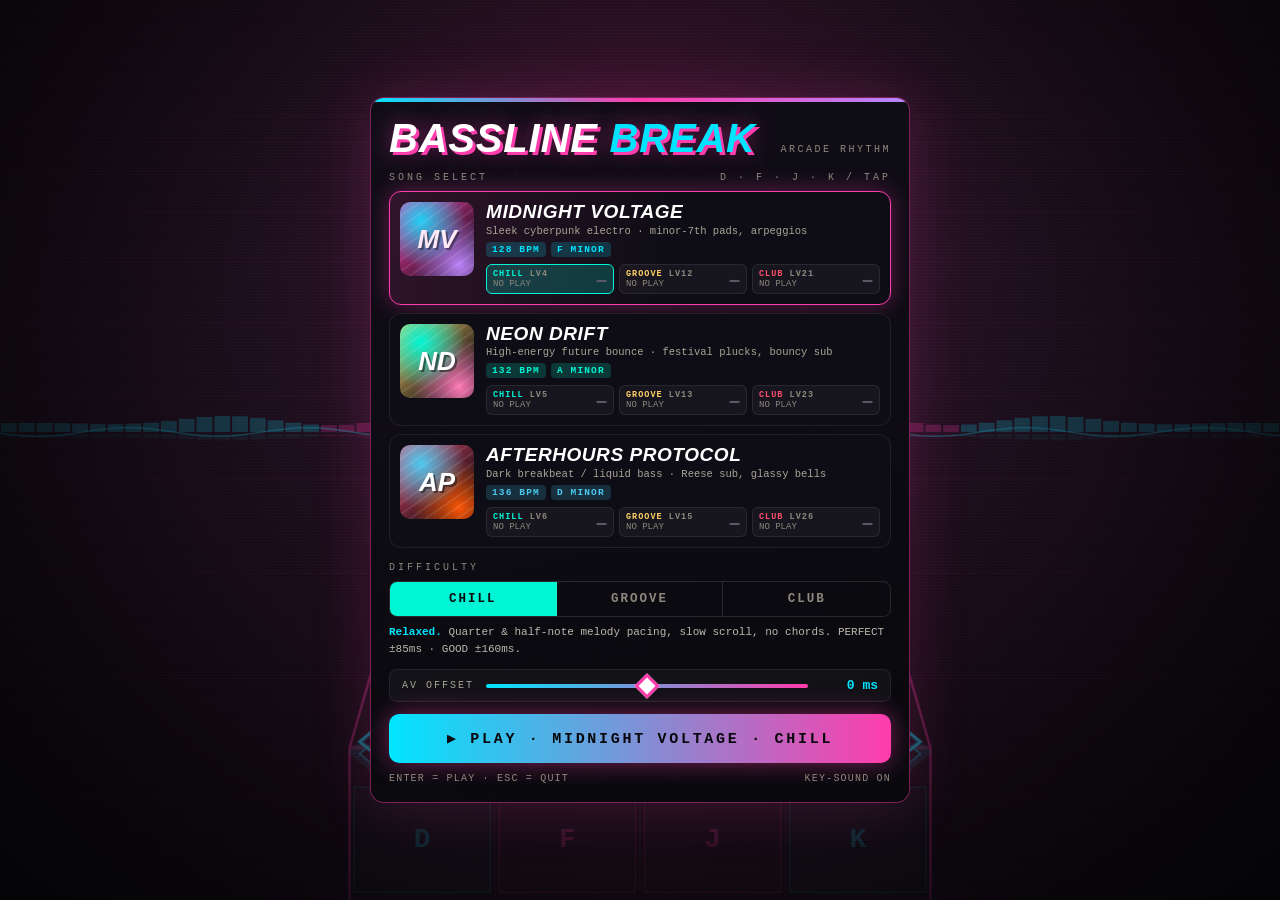
<file: games/bassline-break/index.html>
<!DOCTYPE html>
<html lang="en">
<head>
<meta charset="UTF-8">
<meta name="viewport" content="width=device-width, initial-scale=1, maximum-scale=1, user-scalable=no, viewport-fit=cover">
<meta name="theme-color" content="#08080c">
<title>BASSLINE BREAK — Arcade Rhythm Game</title>
<style>
  /* =========================================================
     THEME (per-song colours are injected as --c1 / --c2 / --hot)
     ========================================================= */
  :root{
    --bg:#08080c; --c1:#00e5ff; --c2:#ff3cac; --hot:#b388ff;
    --mono: ui-monospace, "SF Mono", Menlo, Consolas, "Liberation Mono", monospace;
    --display: Impact, Haettenschweiler, "Arial Narrow Bold", "Arial Black", sans-serif;
  }
  *{box-sizing:border-box;margin:0;padding:0}
  html,body{height:100%;background:var(--bg);overflow:hidden;color:#eceae4;font-family:var(--mono);
    -webkit-user-select:none;user-select:none;-webkit-tap-highlight-color:transparent;touch-action:none;overscroll-behavior:none}
  canvas{position:fixed;inset:0;width:100%;height:100%;display:block;touch-action:none}
  .scan{position:fixed;inset:0;pointer-events:none;z-index:4;
    background:repeating-linear-gradient(to bottom,rgba(255,255,255,.022) 0 1px,transparent 1px 3px),
               radial-gradient(ellipse at center,transparent 50%,rgba(0,0,0,.6) 100%)}

  .overlay{position:fixed;inset:0;z-index:5;display:flex;align-items:center;justify-content:center;padding:12px;
    background:radial-gradient(ellipse at 50% 35%,color-mix(in srgb,var(--c2) 16%,transparent),rgba(4,4,6,.9));transition:opacity .3s}
  .overlay.hidden{opacity:0;pointer-events:none}
  .panel{position:relative;width:min(540px,100%);max-height:100%;overflow:auto;padding:20px 18px 18px;
    background:linear-gradient(165deg,rgba(16,14,24,.97),rgba(9,9,13,.97));border:1px solid color-mix(in srgb,var(--c2) 45%,transparent);
    box-shadow:0 0 60px color-mix(in srgb,var(--c2) 18%,transparent);touch-action:pan-y;border-radius:14px}
  .panel::before{content:"";position:absolute;left:0;top:0;right:0;height:4px;border-radius:14px 14px 0 0;
    background:linear-gradient(90deg,var(--c1),var(--c2),var(--hot))}
  .brand{display:flex;align-items:baseline;justify-content:space-between;gap:10px}
  h1{font-family:var(--display);font-size:clamp(28px,8vw,40px);line-height:1;font-style:italic;color:#fff;letter-spacing:.02em;
    text-shadow:3px 3px 0 var(--c2),0 0 22px color-mix(in srgb,var(--c2) 50%,transparent)}
  h1 span{color:var(--c1)}
  .brand small{font-size:10px;letter-spacing:.25em;color:#8d887d}
  .label{font-size:10px;letter-spacing:.3em;color:#8d887d;margin:14px 0 8px;display:flex;justify-content:space-between}

  /* ---------- song cards ---------- */
  .songs{display:flex;flex-direction:column;gap:8px}
  .song{display:flex;gap:12px;padding:10px;border-radius:12px;background:#0e0d15;border:1px solid rgba(255,255,255,.08);cursor:pointer;
    transition:border-color .2s,box-shadow .2s,transform .1s;position:relative;overflow:hidden;outline:none}
  .song::after{content:"";position:absolute;inset:0;background:linear-gradient(100deg,color-mix(in srgb,var(--sc2) 14%,transparent),transparent 55%);opacity:0;transition:opacity .2s;pointer-events:none}
  .song.on{border-color:var(--sc2);box-shadow:0 0 22px color-mix(in srgb,var(--sc2) 35%,transparent)}
  .song.on::after{opacity:1}
  .song:active{transform:scale(.99)}
  .jacket{flex:0 0 74px;height:74px;border-radius:10px;position:relative;overflow:hidden;display:grid;place-items:center;
    background:radial-gradient(circle at 28% 25%,var(--sc1),transparent 58%),radial-gradient(circle at 80% 85%,var(--shot),transparent 55%),linear-gradient(135deg,var(--sc2),#0b0a12 80%)}
  .jacket::before{content:"";position:absolute;inset:0;background:repeating-linear-gradient(-35deg,rgba(255,255,255,.09) 0 2px,transparent 2px 9px)}
  .jacket span{position:relative;font:italic 900 26px/1 var(--display);color:#fff;text-shadow:2px 2px 0 rgba(0,0,0,.45)}
  .info{flex:1;min-width:0;position:relative;z-index:1}
  .stitle{font:italic 900 19px/1.05 var(--display);letter-spacing:.03em;color:#fff}
  .ssub{font-size:10.5px;color:#a9a497;margin:3px 0 5px;white-space:nowrap;overflow:hidden;text-overflow:ellipsis}
  .tags{display:flex;gap:5px;margin-bottom:7px}
  .tag2{font-size:9.5px;font-weight:800;letter-spacing:.12em;padding:2px 6px;border-radius:4px;background:color-mix(in srgb,var(--sc1) 18%,transparent);color:var(--sc1)}
  .badges{display:grid;grid-template-columns:repeat(3,1fr);gap:5px}
  .badge{font-family:var(--mono);display:grid;grid-template-columns:1fr auto;align-items:center;column-gap:4px;text-align:left;padding:4px 6px;border-radius:6px;
    background:rgba(255,255,255,.04);border:1px solid rgba(255,255,255,.08);color:#cfcabd;cursor:pointer;transition:background .15s,border-color .15s}
  .badge i{font-style:normal;font-size:8.5px;font-weight:900;letter-spacing:.12em;color:var(--dc)}
  .badge b{grid-row:1/3;grid-column:2;font:italic 900 20px/1 var(--display);color:#5b5866}
  .badge em{font-style:normal;font-size:9px;color:#8d887d}
  .badge.sel{background:color-mix(in srgb,var(--dc) 20%,transparent);border-color:var(--dc)}
  .rk-S{color:#ffe066!important;text-shadow:0 0 10px #ffb703}.rk-A{color:#00f5d4!important}.rk-B{color:#ff7ab6!important}.rk-C{color:#b0aab9!important}
  .lv{font-size:8.5px;color:#8d887d}

  .diffs{display:grid;grid-template-columns:repeat(3,1fr);border:1px solid rgba(255,255,255,.12);border-radius:8px;overflow:hidden}
  .diffs button{font:900 12.5px var(--mono);letter-spacing:.16em;padding:10px 4px;background:transparent;color:#8d887d;border:0;cursor:pointer;border-right:1px solid rgba(255,255,255,.12);transition:background .15s,color .15s}
  .diffs button:last-child{border-right:0}
  .diffs button.on{color:#08080c;background:var(--dc)}
  .ddesc{min-height:32px;font-size:11px;line-height:1.5;color:#bdb8ad;margin-top:7px}
  .ddesc b{color:var(--c1)}
  .offset{display:flex;align-items:center;gap:12px;margin:12px 0;padding:8px 12px;background:rgba(255,255,255,.035);border:1px solid rgba(255,255,255,.08);border-radius:8px}
  .offset label{font-size:10px;letter-spacing:.2em;color:#a9a497;white-space:nowrap}
  .offset output{font:800 13px var(--mono);color:var(--c1);min-width:58px;text-align:right}
  input[type=range]{flex:1;-webkit-appearance:none;appearance:none;height:4px;border-radius:2px;background:linear-gradient(90deg,var(--c1),var(--c2));outline:none;touch-action:pan-x}
  input[type=range]::-webkit-slider-thumb{-webkit-appearance:none;width:18px;height:18px;background:#fff;border:3px solid var(--c2);transform:rotate(45deg);cursor:pointer}
  input[type=range]::-moz-range-thumb{width:14px;height:14px;background:#fff;border:3px solid var(--c2);border-radius:0;cursor:pointer}
  .btn{font:900 15px var(--mono);letter-spacing:.18em;color:#08080c;background:linear-gradient(90deg,var(--c1),var(--c2));border:0;padding:15px 20px;width:100%;cursor:pointer;border-radius:10px;
    box-shadow:0 0 24px color-mix(in srgb,var(--c2) 45%,transparent);transition:transform .08s,filter .2s}
  .btn:hover{filter:brightness(1.12)}
  .btn:active{transform:scale(.97)}
  .btn.ghost{background:transparent;color:var(--c1);border:1px solid var(--c1);box-shadow:none;margin-top:10px;padding:12px}
  .meta{display:flex;justify-content:space-between;margin-top:10px;font-size:10px;color:#8d887d;letter-spacing:.12em}

  .center{text-align:center}
  .tag{font-size:11px;letter-spacing:.3em;color:var(--c1);margin:6px 0 4px}
  .rtitle{font:italic 900 24px/1 var(--display);color:#fff;letter-spacing:.03em}
  .grade{font-family:var(--display);font-style:italic;font-size:110px;line-height:1;margin:4px 0 0}
  .rscore{font:900 30px var(--mono);letter-spacing:.04em}
  .newbest{display:inline-block;margin-top:8px;font-size:12px;letter-spacing:.25em;color:#08080c;background:var(--c2);padding:4px 10px;border-radius:4px;animation:blink .6s steps(2) infinite}
  .newbest.hidden{display:none}
  @keyframes blink{50%{opacity:.35}}
  .stats{display:grid;grid-template-columns:1fr 1fr;gap:8px;margin:14px 0 16px;text-align:left}
  .stats div{background:rgba(255,255,255,.035);border-left:3px solid var(--c2);padding:7px 10px;border-radius:4px}
  .stats span{display:block;font-size:10px;letter-spacing:.2em;color:#8d887d}
  .stats b{font-size:18px}
  .p{color:#ffe066} .g{color:var(--c1)} .x{color:#ff3355}
  @media (max-width:420px){ .jacket{flex-basis:58px;height:58px} .jacket span{font-size:20px} .stitle{font-size:16px} .badge em{display:none} }
</style>
</head>
<body>
<canvas id="game"></canvas>
<div class="scan"></div>

<!-- ================= SONG SELECT ================= -->
<div id="title" class="overlay">
  <div class="panel" id="menuPanel">
    <div class="brand"><h1>BASSLINE <span>BREAK</span></h1><small>ARCADE RHYTHM</small></div>
    <div class="label"><span>SONG SELECT</span><span>D · F · J · K / TAP</span></div>
    <div class="songs" id="songs"></div>
    <div class="label"><span>DIFFICULTY</span></div>
    <div class="diffs" id="diffs">
      <button data-diff="chill" style="--dc:#00f5d4">CHILL</button>
      <button data-diff="groove" style="--dc:#ffd166">GROOVE</button>
      <button data-diff="club" style="--dc:#ff4d6d">CLUB</button>
    </div>
    <p class="ddesc" id="ddesc"></p>
    <div class="offset">
      <label for="offset">AV OFFSET</label>
      <input id="offset" type="range" min="-50" max="50" step="1" value="0">
      <output id="offsetVal">0 ms</output>
    </div>
    <button id="startBtn" class="btn">▶ PLAY</button>
    <div class="meta"><span>ENTER = PLAY · ESC = QUIT</span><span>KEY-SOUND ON</span></div>
  </div>
</div>

<!-- ================= RESULTS ================= -->
<div id="results" class="overlay hidden">
  <div class="panel center">
    <div class="tag" id="rTag">// RESULT</div>
    <div class="rtitle" id="rTitle">SONG</div>
    <div id="grade" class="grade">S</div>
    <div id="rScore" class="rscore">0</div>
    <div id="rNew" class="newbest hidden">NEW BEST</div>
    <div class="stats">
      <div><span>ACCURACY</span><b id="rAcc">0%</b></div>
      <div><span>MAX COMBO</span><b id="rMax">0</b></div>
      <div><span>PERFECT</span><b id="rPerf" class="p">0</b></div>
      <div><span>GOOD</span><b id="rGood" class="g">0</b></div>
      <div><span>MISS</span><b id="rMiss" class="x">0</b></div>
      <div><span>FULL HOLDS</span><b id="rHolds">0/0</b></div>
      <div style="grid-column:1/-1"><span>BEST · THIS SONG + DIFFICULTY</span><b id="rBest">0</b></div>
    </div>
    <button id="againBtn" class="btn">↻ PLAY AGAIN</button>
    <button id="menuBtn" class="btn ghost">SONG SELECT</button>
  </div>
</div>

<script>
(() => {
'use strict';

/* =====================================================================
   1. CONFIG
   ===================================================================== */
let BPM = 128, BEAT = 0, STEP = 0, BAR = 0;
function setTempo(bpm){ BPM = bpm; BEAT = 60 / bpm; STEP = BEAT / 4; BAR = BEAT * 4; }
setTempo(128);
const LEAD_IN_BARS = 1, SONG_BARS = 24;

const DIFFS = {
  chill:  { name: 'CHILL',  perfect: .085, good: .160, early: .22, approach: 2.05, color: '#00f5d4',
            desc: '<b>Relaxed.</b> Quarter &amp; half-note melody pacing, slow scroll, no chords. PERFECT ±85ms · GOOD ±160ms.' },
  groove: { name: 'GROOVE', perfect: .065, good: .130, early: .19, approach: 1.6, color: '#ffd166',
            desc: '<b>Play the hook.</b> Syncopated rhythm that follows the lead synth, clean holds, a few chords. PERFECT ±65ms · GOOD ±130ms.' },
  club:   { name: 'CLUB',   perfect: .045, good: .100, early: .15, approach: 1.25, color: '#ff4d6d',
            desc: '<b>Every note.</b> 16th-note runs, double chords, crossover holds, fast scroll. PERFECT ±45ms · GOOD ±100ms.' },
};
let WIN_PERFECT = .065, WIN_GOOD = .13, WIN_EARLY_MISS = .19, APPROACH = 1.6;
const HOLD_GRACE = 0.12;
const PERSP_K = 1.7, S_TOP = 1 / (1 + PERSP_K);
const LANE_KEYS = ['KeyD', 'KeyF', 'KeyJ', 'KeyK'], LANE_LABELS = ['D', 'F', 'J', 'K'];
const LANE_PAN = [-.35, -.12, .12, .35];
const PERFECT_COL = '#ffe066', MISSRED = '#ff3355';
const MONO = 'ui-monospace, "SF Mono", Menlo, Consolas, "Liberation Mono", monospace';
const DISPLAY = 'Impact, Haettenschweiler, "Arial Narrow Bold", "Arial Black", sans-serif';

const LS = 'basslineBreak.v4.';
const store = {
  get(k, d){ try { const v = localStorage.getItem(LS + k); return v === null ? d : v; } catch (e) { return d; } },
  set(k, v){ try { localStorage.setItem(LS + k, String(v)); } catch (e) {} }
};
const RANK_ORDER = { S: 4, A: 3, B: 2, C: 1 };
function getBest(song, diff){ try { return JSON.parse(store.get(`best.${song}.${diff}`, '{}')) || {}; } catch (e) { return {}; } }
function saveBest(song, diff, score, rank){
  const b = getBest(song, diff), isNew = score > (b.score || 0);
  const out = { score: Math.max(score, b.score || 0), rank: (RANK_ORDER[rank] || 0) > (RANK_ORDER[b.rank] || 0) ? rank : (b.rank || rank) };
  store.set(`best.${song}.${diff}`, JSON.stringify(out));
  return { isNew, best: out };
}

/* =====================================================================
   2. SONGS — original compositions.
   chords[].pad  = pad voicing · chords[].tones = chord tones in the lead register
   hook / motif  = [step, midi, lengthInSteps] per bar (4 bars, one per chord)
   The lead line built from these is the instrument the PLAYER performs.
   ===================================================================== */
const mtof = m => 440 * Math.pow(2, (m - 69) / 12);
const SONGS = {
  voltage: {
    title: 'MIDNIGHT VOLTAGE', sub: 'Sleek cyberpunk electro · minor-7th pads, arpeggios', glyph: 'MV',
    bpm: 128, keyName: 'F MINOR', scale: [5, 7, 8, 10, 0, 1, 3], timbre: 'warm', levels: [4, 12, 21],
    theme: { c1: '#00e5ff', c2: '#ff3cac', hot: '#b388ff', bg: '#09070f' },
    chords: [
      { root: 41, pad: [53, 56, 60, 63], tones: [65, 68, 72, 75] },   // Fm7
      { root: 37, pad: [53, 56, 60, 61], tones: [65, 68, 72, 73] },   // Dbmaj7
      { root: 39, pad: [51, 55, 58, 61], tones: [63, 67, 70, 73] },   // Eb7
      { root: 36, pad: [51, 55, 58, 60], tones: [63, 67, 70, 72] },   // Cm7
    ],
    hook: [
      [[0, 72, 2], [2, 75, 2], [4, 77, 3], [7, 75, 1], [8, 72, 2], [10, 70, 2], [12, 68, 4]],
      [[0, 68, 2], [2, 72, 2], [4, 77, 2], [6, 80, 2], [8, 77, 4], [12, 75, 2], [14, 72, 2]],
      [[0, 70, 2], [2, 75, 2], [4, 79, 3], [7, 77, 1], [8, 75, 4], [12, 70, 2], [14, 72, 2]],
      [[0, 72, 6], [6, 70, 2], [8, 67, 2], [10, 70, 2], [12, 72, 4]],
    ],
    motif: [
      [[0, 72, 8], [8, 68, 8]],
      [[0, 72, 6], [6, 77, 2], [8, 75, 8]],
      [[0, 70, 8], [8, 75, 4], [12, 79, 4]],
      [[0, 77, 8], [8, 75, 4], [12, 72, 4]],
    ],
    finalNote: 77,
    bar(b, sec, X, ch, fill){
      const r = ch.root, drop = isDrop(sec), ARP = [0, 1, 2, 3, 2, 1, 3, 2];
      for (let s = 0; s < 16; s++){
        if (sec === 'break' && b < 19){
          if (s === 0){ X(s, 'pad', { notes: ch.pad, d: BAR * 1.02, v: 1, cut: 1500 }); X(s, 'bassA', { n: r, d: BAR * .95, v: .55 }); }
          if (s % 4 === 2) X(s, 'hat', { v: .22 });
          if (s % 2 === 0) X(s, 'arp', { n: ch.pad[ARP[s / 2]], v: .32 });
          if (s === 12) X(s, 'clap', { v: .35 });
          continue;
        }
        const F = fill >= 0 && s >= fill;
        if (s % 4 === 0 && !(sec === 'intro' && b < 2)) X(s, 'kick', { v: 1 });
        if (F) X(s, 'clap', { v: .3 + .06 * (s - fill) });
        else if (sec !== 'intro' && (s === 4 || s === 12)) X(s, 'clap', { v: .8 });
        if (s % 4 === 2) X(s, 'hat', { v: sec === 'intro' ? .3 : .5, open: drop });
        else if (sec !== 'intro' && s % 2 === 1) X(s, 'hat', { v: .14 });
        if (s === 0) X(s, 'pad', { notes: ch.pad, d: BAR * 1.02, v: sec === 'intro' ? .9 : .6, cut: sec === 'intro' ? 1000 : 1700 });
        if ((sec === 'build' || drop) && s % 4 !== 0) X(s, 'bassA', { n: s % 4 === 2 ? r + 12 : r, d: STEP * .85, v: s % 4 === 2 ? .85 : .65 });
        if (sec === 'intro' && b >= 2 && s % 4 === 2) X(s, 'bassA', { n: r, d: STEP * 1.6, v: .5 });
        if ((drop || (sec === 'build' && b >= 6)) && s % 2 === 0) X(s, 'arp', { n: ch.pad[ARP[s / 2]], v: drop ? .42 : .32 });
      }
    },
    final(X, ch){ X(0, 'kick', { v: 1.1 }); X(0, 'pad', { notes: ch.pad, d: 2.4, v: 1, cut: 1800 }); X(0, 'bassA', { n: ch.root, d: 1.6, v: .8 }); },
  },

  drift: {
    title: 'NEON DRIFT', sub: 'High-energy future bounce · festival plucks, bouncy sub', glyph: 'ND',
    bpm: 132, keyName: 'A MINOR', scale: [9, 11, 0, 2, 4, 5, 7], timbre: 'bright', levels: [5, 13, 23],
    theme: { c1: '#00f5d4', c2: '#ffd166', hot: '#ff7ab6', bg: '#07090c' },
    chords: [
      { root: 33, pad: [57, 60, 64, 67], tones: [69, 72, 76, 79] },  // Am7
      { root: 29, pad: [53, 57, 60, 64], tones: [65, 69, 72, 76] },  // Fmaj7
      { root: 36, pad: [55, 60, 64, 67], tones: [67, 72, 76, 79] },  // C
      { root: 31, pad: [55, 59, 62, 67], tones: [67, 71, 74, 79] },  // G
    ],
    hook: [
      [[0, 76, 2], [3, 76, 2], [6, 79, 2], [8, 81, 3], [11, 79, 2], [14, 76, 2]],
      [[0, 72, 2], [3, 76, 2], [6, 77, 2], [8, 76, 3], [11, 74, 2], [14, 72, 2]],
      [[0, 72, 2], [3, 76, 2], [6, 79, 2], [8, 84, 3], [11, 81, 2], [14, 79, 2]],
      [[0, 79, 3], [3, 76, 3], [6, 74, 2], [8, 74, 4], [12, 71, 2], [14, 74, 2]],
    ],
    motif: [
      [[0, 76, 8], [8, 72, 8]],
      [[0, 77, 8], [8, 72, 8]],
      [[0, 76, 8], [8, 79, 8]],
      [[0, 74, 12], [12, 71, 4]],
    ],
    finalNote: 81,
    bar(b, sec, X, ch, fill){
      const r = ch.root, drop = isDrop(sec), BASS = { 3: r, 6: r + 12, 11: r, 14: r + 7 };
      for (let s = 0; s < 16; s++){
        if (sec === 'break' && b < 19){
          if (s === 0){ X(s, 'pad', { notes: ch.pad, d: BAR * 1.02, v: 1, cut: 2000 }); X(s, 'pluck', { notes: ch.pad.map(n => n + 12), d: .8, v: .45 }); X(s, 'bounce', { n: r, d: BAR * .9, v: .55 }); }
          if (s === 8) X(s, 'pluck', { notes: ch.pad.map(n => n + 12), d: .45, v: .3 });
          if (s % 4 === 2) X(s, 'hat', { v: .24 });
          if (s === 12) X(s, 'clap', { v: .4, snappy: true });
          continue;
        }
        const F = fill >= 0 && s >= fill;
        if (s % 4 === 0 && !(sec === 'intro' && b < 2)) X(s, 'kick', { v: 1 });
        if (F) X(s, 'clap', { v: .3 + .06 * (s - fill), snappy: true });
        else if (sec !== 'intro' && (s === 4 || s === 12)) X(s, 'clap', { v: .85, snappy: true });
        if (s % 4 === 2) X(s, 'hat', { v: sec === 'intro' ? .3 : .5, open: drop });
        else if (sec !== 'intro' && s % 2 === 1) X(s, 'hat', { v: .15 });
        if (s === 0) X(s, 'pad', { notes: ch.pad, d: BAR * 1.02, v: sec === 'intro' ? .9 : .45, cut: sec === 'intro' ? 1300 : 1900 });
        if (sec === 'intro' && b >= 2 && [0, 6, 10].includes(s)) X(s, 'pluck', { notes: ch.pad.map(n => n + 12), d: .25, v: .4 });
        if ((sec === 'build' || drop) && s % 4 === 2) X(s, 'pluck', { notes: ch.pad.map(n => n + 12), d: .16, v: drop ? .55 : .4 });
        if ((sec === 'build' || drop) && BASS[s] !== undefined) X(s, 'bounce', { n: BASS[s], d: STEP * 2.4, v: .9 });
      }
    },
    final(X, ch){ X(0, 'kick', { v: 1.1 }); X(0, 'pad', { notes: ch.pad, d: 2.4, v: 1, cut: 2200 }); X(0, 'pluck', { notes: ch.pad.map(n => n + 12), d: 1.2, v: .6 }); X(0, 'bounce', { n: ch.root, d: 1.5, v: .9 }); },
  },

  afterhours: {
    title: 'AFTERHOURS PROTOCOL', sub: 'Dark breakbeat / liquid bass · Reese sub, glassy bells', glyph: 'AP',
    bpm: 136, keyName: 'D MINOR', scale: [2, 4, 5, 7, 9, 10, 0], timbre: 'bell', levels: [6, 15, 26],
    theme: { c1: '#4cc9f0', c2: '#ff4d6d', hot: '#fb5607', bg: '#06080d' },
    chords: [
      { root: 38, pad: [53, 57, 60, 64], tones: [74, 77, 81, 84] },  // Dm9
      { root: 34, pad: [50, 53, 57, 58], tones: [70, 74, 77, 81] },  // Bbmaj7
      { root: 31, pad: [50, 53, 55, 58], tones: [70, 74, 77, 79] },  // Gm7
      { root: 33, pad: [52, 55, 57, 60], tones: [72, 76, 79, 81] },  // Am7
    ],
    hook: [
      [[0, 81, 3], [3, 77, 3], [6, 76, 2], [8, 74, 4], [12, 72, 2], [14, 74, 2]],
      [[0, 77, 3], [3, 74, 3], [6, 77, 2], [8, 81, 6], [14, 79, 2]],
      [[0, 82, 3], [3, 81, 3], [6, 79, 2], [8, 77, 4], [12, 74, 2], [14, 77, 2]],
      [[0, 76, 6], [6, 79, 2], [8, 81, 4], [12, 84, 2], [14, 81, 2]],
    ],
    motif: [
      [[0, 77, 8], [8, 81, 8]],
      [[0, 74, 8], [8, 77, 8]],
      [[0, 79, 8], [8, 74, 8]],
      [[0, 76, 12], [12, 72, 4]],
    ],
    finalNote: 74,
    bar(b, sec, X, ch, fill){
      const r = ch.root, drop = isDrop(sec), odd = b % 2 === 1;
      for (let s = 0; s < 16; s++){
        const sw = s % 2 === 1 ? .14 : 0;                // liquid swing on odd 16ths
        if (sec === 'break' && b < 19){
          if (s === 0){ X(s, 'pad', { notes: ch.pad, d: BAR * 1.05, v: 1, cut: 950 }); X(s, 'reese', { n: r, d: BAR * .97, v: .65 }); }
          if (s % 2 === 0) X(s, 'hat', { v: .16, open: s % 4 === 2 });
          if (s === 12) X(s, 'snare', { v: .3 });
          continue;
        }
        const F = fill >= 0 && s >= fill;
        if (s === 0) X(s, 'pad', { notes: ch.pad, d: BAR * 1.05, v: sec === 'intro' ? .95 : .6, cut: 1100 });
        if (sec === 'intro' && b < 2){ if (s % 2 === 0) X(s, 'hat', { v: .18, open: s % 4 === 2 }); continue; }
        const kicks = odd ? [0, 7, 10] : [0, 10];
        if (F){ X(s, 'snare', { v: .28 + .06 * (s - fill) }); X(s, 'hat', { v: .2 }); continue; }
        if (kicks.includes(s)) X(s, 'kick', { v: 1, deep: true });
        if (s === 4 || s === 12) X(s, 'snare', { v: drop ? .9 : .6 });
        if (drop && (s === 9 || s === 14)) X(s, 'snare', { v: .2 });
        X(s + sw, 'hat', { v: s % 4 === 2 ? .38 : (s % 2 ? .16 : .24) });
        if (sec === 'build' || drop){
          if (s === 0) X(s, 'reese', { n: r, d: STEP * 9.6, v: .85 });
          if (s === 10) X(s, 'reese', { n: r, d: STEP * 5.6, v: .8 });
        }
      }
    },
    final(X, ch){ X(0, 'kick', { v: 1.1, deep: true }); X(0, 'snare', { v: .8 }); X(0, 'pad', { notes: ch.pad, d: 2.6, v: 1, cut: 1300 }); X(0, 'reese', { n: ch.root, d: 1.7, v: .85 }); },
  },
};
const SONG_ORDER = ['voltage', 'drift', 'afterhours'];

/* =====================================================================
   3. LEAD LINE + CHART BUILDER
   ===================================================================== */
const fillStart = b => [7, 19].includes(b) ? 8 : [11, 15, 23].includes(b) ? 12 : -1;
function sectionOf(b){ return b < 4 ? 'intro' : b < 8 ? 'build' : b < 16 ? 'dropA' : b < 20 ? 'break' : 'dropB'; }
function isDrop(sec){ return sec === 'dropA' || sec === 'dropB'; }
function mulberry32(a){ return function(){ a|=0; a=a+0x6D2B79F5|0; let t=Math.imul(a^a>>>15,1|a);
  t=t+Math.imul(t^t>>>7,61|t)^t; return ((t^t>>>14)>>>0)/4294967296; }; }
const strHash = s => { let h = 2166136261; for (const c of s) h = Math.imul(h ^ c.charCodeAt(0), 16777619); return h >>> 0; };

function scaleNotes(S){ const out = []; for (let m = 36; m <= 100; m++) if (S.scale.includes(m % 12)) out.push(m); return out; }
function scaleStep(S, midi, k){
  const sc = scaleNotes(S); let i = sc.length - 1;
  while (i > 0 && sc[i] > midi) i--;
  return sc[Math.max(0, Math.min(sc.length - 1, i + k))];
}

/* Builds the full lead melody for the song: intro arps → motif → hook → motif → ornamented hook → tonic */
function buildLeadLine(S){
  const bars = [];
  for (let b = 0; b < SONG_BARS; b++){
    const sec = sectionOf(b), tn = S.chords[b % 4].tones;
    let notes;
    if (sec === 'intro') notes = b < 2 ? [[0, tn[3], 7], [8, tn[1], 7]] : [0, 4, 8, 12].map((s, i) => [s, tn[[3, 2, 1, 2][i]], 3]);
    else if (sec === 'build' || sec === 'break') notes = S.motif[b % 4].map(n => [...n]);
    else notes = S.hook[b % 4].map(n => [...n]);
    if (sec === 'dropB'){                          // passing-note ornaments → more 16ths
      const orn = [];
      for (let i = 0; i < notes.length; i++){
        const n = notes[i], nx = notes[i + 1];
        orn.push(n);
        if (nx && n[2] >= 3 && nx[0] === n[0] + n[2]){ n[2] -= 1; orn.push([nx[0] - 1, scaleStep(S, nx[1], nx[1] >= n[1] ? -1 : 1), 1]); }
      }
      notes = orn;
    }
    bars.push(notes);
  }
  // scale runs that lead into the next phrase
  for (let b = 0; b < SONG_BARS; b++){
    const f = fillStart(b); if (f < 0) continue;
    const target = b + 1 < SONG_BARS ? bars[b + 1][0][1] : S.finalNote;
    bars[b] = bars[b].filter(n => n[0] < f).map(n => [n[0], n[1], Math.min(n[2], f - n[0])]);
    const len = 16 - f;
    for (let i = 0; i < len; i++) bars[b].push([f + i, scaleStep(S, target, i - len), 1]);
  }
  const lead = [];
  let id = 0;
  bars.forEach((notes, b) => notes.forEach(([s, midi, dur]) => lead.push({ id: id++, b, s, midi, dur })));
  lead.push({ id: id++, b: SONG_BARS, s: 0, midi: S.finalNote, dur: 16 });
  return lead;
}

function buildSong(sid, diff){
  const S = SONGS[sid];
  setTempo(S.bpm);
  const rng = mulberry32(strHash(sid + diff));
  const T = (b, s) => (LEAD_IN_BARS + b) * BAR + s * STEP;
  const ev = [];
  const E = (t, type, o) => ev.push(Object.assign({ t, type }, o || {}));
  const chordOfBar = b => S.chords[((b % 4) + 4) % 4];

  for (let i = 0; i < 4; i++) E(i * BEAT, 'tick', { v: i ? .6 : 1 });
  for (let b = 0; b < SONG_BARS; b++) S.bar(b, sectionOf(b), (s, type, o) => E(T(b, s), type, o), chordOfBar(b), fillStart(b));
  E(T(6, 0), 'riser', { d: BAR * 2 }); E(T(18, 0), 'riser', { d: BAR * 2 });
  for (const b of [8, 20]){ E(T(b, 0), 'crash', { v: 1 }); E(T(b, 0), 'impact', {}); }
  E(T(16, 0), 'crash', { v: .5 });
  S.final((s, type, o) => E(T(SONG_BARS, s), type, o), S.chords[0]);
  E(T(SONG_BARS, 0), 'crash', { v: 1 });

  // lead melody → backing events (skipped when the player owns the note)
  const lead = buildLeadLine(S);
  for (const n of lead){ n.t = T(n.b, n.s); E(n.t, 'lead', { id: n.id, n: n.midi, d: n.dur * STEP * .92 }); }

  // ----- chart slots: every slot carries a pitch -----
  const leadAt = t => lead.find(n => Math.abs(n.t - t) < 1e-6);
  const soundingAt = t => lead.find(n => n.t <= t + 1e-6 && t < n.t + n.dur * STEP);
  const harmony = (t, midi) => {
    const b = Math.floor((t - LEAD_IN_BARS * BAR + 1e-6) / BAR), tn = chordOfBar(b).tones;
    let best = null;
    for (const x of [...tn.map(v => v - 12), ...tn]) if (x <= midi - 3 && (best === null || x > best)) best = x;
    return best ?? midi - 5;
  };
  const slots = [];
  const fromLead = (n, extra) => slots.push(Object.assign({ t: n.t, midi: n.midi, own: n.id, kdur: n.dur * STEP * .92, hold: 0, chord: false }, extra));
  const body = lead.filter(n => n.b < SONG_BARS);

  if (diff === 'club'){
    for (const n of body){
      const sec = sectionOf(n.b), drop = isDrop(sec);
      fromLead(n, {
        hold: n.dur >= 5 ? Math.min(n.dur - 1, 8) * STEP : 0,
        chord: drop && (n.s === 0 || (sec === 'dropB' && n.s === 8)),
        hHold: drop && n.s === 0 && n.b % 2 === 1 ? 8 * STEP : 0,      // crossover: harmony hold under the melody
      });
    }
  } else if (diff === 'groove'){
    let last = -1;
    for (const n of body){
      if (n.t - last < 2 * STEP - 1e-6) continue;
      last = n.t;
      fromLead(n, { hold: n.dur >= 6 ? Math.min(n.dur - 2, 6) * STEP : 0, chord: isDrop(sectionOf(n.b)) && n.s === 0 && n.b % 4 === 0 });
    }
  } else {
    for (let b = 0; b < SONG_BARS; b++){
      for (const tok of chillTokens(b)){
        const s = parseInt(tok, 10), h = /h(\d+)/.exec(tok), t = T(b, s);
        const exact = leadAt(t), snd = soundingAt(t);
        if (exact) fromLead(exact, { hold: h ? +h[1] * STEP : 0 });
        else slots.push({ t, midi: snd ? snd.midi : chordOfBar(b).tones[2], own: null, kdur: 2 * STEP, hold: h ? +h[1] * STEP : 0, chord: false });
      }
    }
  }
  const fin = lead[lead.length - 1];
  if (diff === 'groove') for (let i = slots.length - 1; i >= 0; i--) if (slots[i].t > fin.t - 2 * STEP + 1e-6) slots.splice(i, 1);
  fromLead(fin, { hold: 8 * STEP, chord: diff !== 'chill', kdur: 1.5 });

  slots.sort((a, b) => a.t - b.t);
  let sl = slots;
  if (diff !== 'club'){                              // clean holds: nothing else while sustaining
    const holds = slots.filter(s => s.hold > 0);
    sl = slots.filter(s => !holds.some(h => s !== h && s.t > h.t + 1e-6 && s.t < h.t + h.hold + STEP * .5));
  }

  // ----- lanes follow the melodic contour (higher pitch → further right) -----
  const notes = [], busy = [-1, -1, -1, -1];
  const PAIRS = [[0, 3], [1, 2], [0, 2], [1, 3], [0, 1], [2, 3]];
  let prevLane = -1, prevMidi = null, nid = 0;
  const add = (s, lane, midi, hold, own, partner, kdur) => {
    const n = { id: nid++, t: s.t, lane, midi, hold: hold > 0, end: s.t + hold, own, partner, kdur };
    notes.push(n); busy[lane] = hold > 0 ? n.end + STEP * .9 : s.t;
    return n;
  };
  for (const s of sl){
    const free = [0, 1, 2, 3].filter(l => busy[l] < s.t - 1e-6);
    if (s.chord){
      const pairs = PAIRS.filter(p => free.includes(p[0]) && free.includes(p[1]));
      if (pairs.length){
        const p = pairs[Math.floor(rng() * Math.min(pairs.length, 4))];
        const hm = harmony(s.t, s.midi);
        add(s, p[1], s.midi, s.hold, s.own, p[0], s.kdur);                       // melody on the right
        add(s, p[0], hm, s.hHold || s.hold, null, p[1], Math.max(s.kdur, 2 * STEP)); // harmony on the left
        prevLane = p[1]; prevMidi = s.midi;
        continue;
      }
    }
    let cand = free.filter(l => l !== prevLane);
    if (!cand.length) cand = free;
    if (!cand.length) continue;
    let target;
    if (prevLane < 0 || prevMidi === null) target = 1 + Math.round(rng());
    else {
      const d = Math.sign(s.midi - prevMidi), iv = Math.abs(s.midi - prevMidi);
      target = d === 0 ? prevLane + (rng() < .5 ? -1 : 1) : prevLane + d * (iv >= 5 ? 2 : 1);
    }
    target = Math.max(0, Math.min(3, target));
    cand.sort((a, b) => Math.abs(a - target) - Math.abs(b - target) || rng() - .5);
    add(s, cand[0], s.midi, s.hold, s.own, -1, s.kdur);
    prevLane = cand[0]; prevMidi = s.midi;
  }

  ev.sort((a, b) => a.t - b.t);
  return {
    id: sid, diff, events: ev, notes, timbre: S.timbre,
    owned: new Set(notes.filter(n => n.own !== null).map(n => n.own)),
    kicks: ev.filter(e => e.type === 'kick').map(e => e.t),
    end: T(SONG_BARS, 8) + 1.2,
  };
}

function chillTokens(b){
  const sec = sectionOf(b);
  if (b < 2) return ['0h6', '8'];
  if (b === 3 || b === 5) return ['0', '4', '8h6'];
  if (b < 8) return ['0', '4', '8', '12'];
  if (sec === 'break') return b < 19 ? ['0h8', '12'] : ['0', '4', '8', '12'];
  return b % 4 === 1 ? ['0', '4', '8h6'] : b % 4 === 3 ? ['0', '8', '12'] : ['0', '4', '8', '12'];
}

let SONG_ID = store.get('song', 'voltage'); if (!SONGS[SONG_ID]) SONG_ID = 'voltage';
let DIFF_ID = store.get('diff', 'chill'); if (!DIFFS[DIFF_ID]) DIFF_ID = 'chill';
let SONG = null;

/* =====================================================================
   4. AUDIO ENGINE — soft ADSR synths, sidechain ducking, glue compressor
   ===================================================================== */
const A = { ctx: null };
let freqData = null, waveData = null;

function initAudio(){
  if (A.ctx) return;
  const AC = window.AudioContext || window.webkitAudioContext;
  const c = new AC({ latencyHint: 'interactive' });
  A.ctx = c;
  // master: mix → glue compressor → brick-wall limiter → speakers
  A.mix = c.createGain(); A.mix.gain.value = .85;
  const comp = c.createDynamicsCompressor();
  comp.threshold.value = -18; comp.knee.value = 10; comp.ratio.value = 3.5; comp.attack.value = .006; comp.release.value = .2;
  const lim = c.createDynamicsCompressor();
  lim.threshold.value = -3; lim.knee.value = 0; lim.ratio.value = 20; lim.attack.value = .001; lim.release.value = .08;
  A.mix.connect(comp); comp.connect(lim); lim.connect(c.destination);
  A.analyser = c.createAnalyser(); A.analyser.fftSize = 512; A.analyser.smoothingTimeConstant = .75;
  lim.connect(A.analyser);
  freqData = new Uint8Array(A.analyser.frequencyBinCount);
  waveData = new Uint8Array(A.analyser.fftSize);

  // generated stereo reverb (no external files)
  const len = Math.floor(c.sampleRate * 2.4), ir = c.createBuffer(2, len, c.sampleRate);
  for (let ch = 0; ch < 2; ch++){ const d = ir.getChannelData(ch); for (let i = 0; i < len; i++) d[i] = (Math.random() * 2 - 1) * Math.pow(1 - i / len, 3.2); }
  A.rev = c.createConvolver(); A.rev.buffer = ir;
  A.revSend = c.createGain(); const revRet = c.createGain(); revRet.gain.value = .3;
  A.revSend.connect(A.rev); A.rev.connect(revRet); revRet.connect(A.mix);

  // stereo ping-pong delay
  A.ppIn = c.createGain();
  A.dl = c.createDelay(2); A.dr = c.createDelay(2);
  const pl = c.createStereoPanner(), pr = c.createStereoPanner(); pl.pan.value = -.7; pr.pan.value = .7;
  const fb = c.createGain(); fb.gain.value = .35;
  const ppRet = c.createGain(); ppRet.gain.value = .28;
  const ppLp = filt('lowpass', 3500);
  A.ppIn.connect(A.dl); A.dl.connect(pl); A.dl.connect(A.dr); A.dr.connect(pr); A.dr.connect(fb); fb.connect(A.dl);
  pl.connect(ppLp); pr.connect(ppLp); ppLp.connect(ppRet); ppRet.connect(A.mix);

  // player key-sound bus: per-lane stereo placement, gentle low-pass, reverb + delay tails
  A.keys = c.createGain(); A.keys.gain.value = 1;
  const keyLp = filt('lowpass', 7000, .5);
  A.keys.connect(keyLp); keyLp.connect(A.mix);
  const kr = c.createGain(); kr.gain.value = .32; keyLp.connect(kr); kr.connect(A.revSend);
  const kd = c.createGain(); kd.gain.value = .2; keyLp.connect(kd); kd.connect(A.ppIn);
  A.lanes = LANE_PAN.map(p => { const sp = c.createStereoPanner(); sp.pan.value = p; sp.connect(A.keys); return sp; });

  const nl = c.sampleRate * 2, nb = c.createBuffer(1, nl, c.sampleRate), nd = nb.getChannelData(0);
  for (let i = 0; i < nl; i++) nd[i] = Math.random() * 2 - 1;
  A.noise = nb;
}

function newBus(){
  const c = A.ctx;
  if (A.bus){ const old = A.bus; old.gain.setTargetAtTime(0, c.currentTime, .04); setTimeout(() => { try { old.disconnect(); } catch (e) {} }, 500); }
  A.bus = c.createGain(); A.bus.connect(A.mix);
  A.duck = c.createGain(); A.duck.connect(A.bus);                     // bass + chords: pumped by the kick
  A.wet = c.createGain(); A.wet.gain.value = .45; A.wet.connect(A.revSend);
  A.leadOut = c.createGain(); A.leadOut.connect(A.bus);
  const lr = c.createGain(); lr.gain.value = .3; A.leadOut.connect(lr); lr.connect(A.revSend);
  const ld = c.createGain(); ld.gain.value = .16; A.leadOut.connect(ld); ld.connect(A.ppIn);
  A.dl.delayTime.value = STEP * 3; A.dr.delayTime.value = STEP * 3;
}

async function ensureAudio(){
  initAudio();
  if (A.ctx.state !== 'running') await A.ctx.resume();
  const b = A.ctx.createBuffer(1, 1, 22050), s = A.ctx.createBufferSource(); s.buffer = b; s.connect(A.ctx.destination); s.start(0);
}

function filt(type, f, q){ const b = A.ctx.createBiquadFilter(); b.type = type; b.frequency.value = f; if (q) b.Q.value = q; return b; }
function osc(type, f, t, stop, dest, det){ const o = A.ctx.createOscillator(); o.type = type; o.frequency.setValueAtTime(f, t); if (det) o.detune.value = det; o.connect(dest); o.start(t); o.stop(stop); return o; }
function perc(g, t, peak, attack, decay){ g.gain.setValueAtTime(.0001, t); g.gain.exponentialRampToValueAtTime(Math.max(peak, .0002), t + attack); g.gain.exponentialRampToValueAtTime(.0001, t + attack + decay); }
/* smooth ADSR: soft attack, decay to sustain, warm release */
function adsr(g, t, peak, a, d, sus, dur, r){
  g.gain.setValueAtTime(0, t); g.gain.linearRampToValueAtTime(peak, t + a);
  g.gain.setTargetAtTime(peak * sus, t + a, d / 3);
  g.gain.setTargetAtTime(0, t + Math.max(dur, a), r / 3);
}
function noiseSrc(t, dur){ const s = A.ctx.createBufferSource(); s.buffer = A.noise; s.start(t, Math.random() * 1.2, dur + .05); return s; }
function duck(t, depth = .28, rel = .2){
  const gg = A.duck.gain; gg.setValueAtTime(1, t); gg.linearRampToValueAtTime(depth, t + .008); gg.linearRampToValueAtTime(1, t + rel);
}

/* ---------- drums ---------- */
function kick(t, v, deep){
  const c = A.ctx, g = c.createGain(), o = osc('sine', deep ? 135 : 155, t, t + .6, g);
  o.frequency.exponentialRampToValueAtTime(deep ? 40 : 47, t + (deep ? .1 : .075));
  perc(g, t, .95 * v, .002, deep ? .42 : .3); g.connect(A.bus);
  const n = noiseSrc(t, .02), bp = filt('bandpass', 4000, .8), ng = c.createGain();
  perc(ng, t, .12 * v, .001, .008); n.connect(bp); bp.connect(ng); ng.connect(A.bus);
  duck(t, .25, deep ? .26 : .2);
}
function clap(t, v, snappy){
  const c = A.ctx, n = noiseSrc(t, .25), bp = filt('bandpass', snappy ? 1700 : 1300, .9), hp = filt('highpass', 650), g = c.createGain(), p = .42 * v;
  g.gain.setValueAtTime(.0001, t);
  for (let i = 0; i < 3; i++){ const ti = t + i * .01; g.gain.setValueAtTime(p, ti); g.gain.exponentialRampToValueAtTime(p * .2, ti + .008); }
  g.gain.setValueAtTime(p * .75, t + .03); g.gain.exponentialRampToValueAtTime(.0001, t + (snappy ? .12 : .18));
  n.connect(bp); bp.connect(hp); hp.connect(g); g.connect(A.bus);
  const w = c.createGain(); w.gain.value = .25; g.connect(w); w.connect(A.wet);
}
function snare(t, v){
  const c = A.ctx, n = noiseSrc(t, .2), hp = filt('highpass', 1200), bp = filt('bandpass', 2800, .6), g = c.createGain();
  perc(g, t, .42 * v, .001, .15); n.connect(hp); hp.connect(bp); bp.connect(g); g.connect(A.bus);
  const og = c.createGain(), o = osc('triangle', 205, t, t + .15, og);
  o.frequency.exponentialRampToValueAtTime(160, t + .06); perc(og, t, .3 * v, .001, .09); og.connect(A.bus);
  const w = c.createGain(); w.gain.value = .3; g.connect(w); w.connect(A.wet);
}
function hat(t, v, open){
  const c = A.ctx, d = open ? .2 : .035, n = noiseSrc(t, d), hp = filt('highpass', 7500), g = c.createGain();
  perc(g, t, .16 * v, .001, d); n.connect(hp); hp.connect(g); g.connect(A.bus);
}
function crash(t, v){
  const c = A.ctx, n = noiseSrc(t, 2), hp = filt('highpass', 5000), g = c.createGain();
  perc(g, t, .13 * v, .004, 1.8); n.connect(hp); hp.connect(g); g.connect(A.bus); g.connect(A.wet);
}
function impact(t){ const g = A.ctx.createGain(), o = osc('sine', 120, t, t + .9, g); o.frequency.exponentialRampToValueAtTime(30, t + .7); perc(g, t, .38, .006, .8); g.connect(A.bus); }
function tick(t, v){ const g = A.ctx.createGain(); osc('sine', v > .8 ? 1760 : 1320, t, t + .1, g); perc(g, t, .12 * v, .002, .06); g.connect(A.bus); }
function riser(t, d){
  const c = A.ctx, s = c.createBufferSource(), bp = filt('bandpass', 300, 4), g = c.createGain();
  s.buffer = A.noise; s.loop = true;
  bp.frequency.setValueAtTime(300, t); bp.frequency.exponentialRampToValueAtTime(7000, t + d);
  g.gain.setValueAtTime(.0001, t); g.gain.linearRampToValueAtTime(.09, t + d * .97); g.gain.linearRampToValueAtTime(.0001, t + d);
  s.connect(bp); bp.connect(g); g.connect(A.bus); g.connect(A.wet); s.start(t); s.stop(t + d + .02);
}

/* ---------- bass ---------- */
function bassA(t, n, d, v){                        // warm analog-style: detuned saws through a low-pass + sine sub
  const c = A.ctx, f = mtof(n), lp = filt('lowpass', 900, 2), g = c.createGain();
  lp.frequency.setValueAtTime(950, t); lp.frequency.setTargetAtTime(380, t, Math.max(.04, d * .4));
  osc('sawtooth', f, t, t + d + .3, lp, -7); osc('sawtooth', f, t, t + d + .3, lp, 7);
  const sg = c.createGain(); sg.gain.value = 1.4; osc('sine', f / 2, t, t + d + .3, sg); sg.connect(lp);
  adsr(g, t, .16 * v, .006, .12, .7, d, .08);
  lp.connect(g); g.connect(A.duck);
}
function bounce(t, n, d, v){                       // future-bounce sub with a pitch envelope "boing"
  const c = A.ctx, f = mtof(n), g = c.createGain(), lp = filt('lowpass', 900);
  const o = osc('sine', f * 2.2, t, t + d + .3, g); o.frequency.exponentialRampToValueAtTime(f, t + .055);
  const tg = c.createGain(); tg.gain.value = .35; const tr = osc('triangle', f * 2.2, t, t + d + .3, tg); tr.frequency.exponentialRampToValueAtTime(f, t + .055); tg.connect(lp); lp.connect(g);
  adsr(g, t, .42 * v, .004, .15, .65, d, .07); g.connect(A.duck);
}
function reese(t, n, d, v){                        // deep warm Reese: detuned saws, slow-moving filter, sine sub
  const c = A.ctx, f = mtof(n), lp = filt('lowpass', 380, 1.4), g = c.createGain();
  osc('sawtooth', f, t, t + d + .4, lp, -14); osc('sawtooth', f, t, t + d + .4, lp, 14);
  const lfo = c.createOscillator(), lg = c.createGain(); lfo.frequency.value = .35; lg.gain.value = 140; lfo.connect(lg); lg.connect(lp.frequency); lfo.start(t); lfo.stop(t + d + .4);
  const sg = c.createGain(); sg.gain.value = 1.2; osc('sine', f, t, t + d + .4, sg); sg.connect(lp);
  adsr(g, t, .17 * v, .03, .3, .85, d, .12);
  lp.connect(g); g.connect(A.duck);
}

/* ---------- chords / arps ---------- */
function pad(t, notes, d, v, cut){
  const c = A.ctx, lp = filt('lowpass', cut || 1400, .5), g = c.createGain();
  for (const n of notes){ osc('sawtooth', mtof(n), t, t + d + 1, lp, -8); osc('sawtooth', mtof(n), t, t + d + 1, lp, 8); osc('triangle', mtof(n), t, t + d + 1, lp); }
  adsr(g, t, .018 * v, Math.min(.35, d * .3), .4, .8, d, .5);
  lp.connect(g); g.connect(A.duck); g.connect(A.wet);
}
function arp(t, n, v){
  const c = A.ctx, lp = filt('lowpass', 2400), g = c.createGain();
  osc('triangle', mtof(n), t, t + .5, lp); const hg = c.createGain(); hg.gain.value = .2; osc('sine', mtof(n) * 2, t, t + .5, hg); hg.connect(lp);
  perc(g, t, .07 * v, .004, .22); lp.connect(g); g.connect(A.duck); g.connect(A.wet);
}
function pluck(t, notes, d, v){                    // festival pluck chord
  const c = A.ctx, lp = filt('lowpass', 4500, 1.5), g = c.createGain();
  lp.frequency.setValueAtTime(4500, t); lp.frequency.setTargetAtTime(700, t, .06);
  for (const n of notes){ osc('sawtooth', mtof(n), t, t + d + .4, lp, -10); osc('sawtooth', mtof(n), t, t + d + .4, lp, 10); }
  adsr(g, t, .028 * v, .004, .12, .35, d, .18);
  lp.connect(g); g.connect(A.duck); g.connect(A.wet);
}

/* ---------- KEY VOICE: the lead instrument (backing lead AND player key-sounds share it) ---------- */
const TIMBRES = {
  warm:   { gain: .17, a: .006, d: .4,  sus: .5,  r: .35, c0: 900,  cv: 2600, c1: 1400, ct: .12 },
  bright: { gain: .14, a: .004, d: .3,  sus: .45, r: .3,  c0: 2000, cv: 4200, c1: 2500, ct: .1 },
  bell:   { gain: .22, a: .002, d: .75, sus: .28, r: .9,  c0: 5200, cv: 2500, c1: 4200, ct: .4 },
};
function keyVoice(t, midi, dur, vel, tim, dest){
  const c = A.ctx, P = TIMBRES[tim], f = mtof(midi), oscs = [];
  const out = c.createGain(), lp = filt('lowpass', P.c0 + P.cv * vel, .7);
  lp.frequency.setTargetAtTime(P.c1, t + P.a, P.ct);
  const peak = P.gain * (.45 + .55 * vel);
  out.gain.setValueAtTime(0, t); out.gain.linearRampToValueAtTime(peak, t + P.a); out.gain.setTargetAtTime(peak * P.sus, t + P.a, P.d / 3);
  const mk = (type, fr, det, gain) => {
    const o = c.createOscillator(), gg = c.createGain(); o.type = type; o.frequency.value = fr; o.detune.value = det; gg.gain.value = gain;
    o.connect(gg); gg.connect(lp); o.start(t); oscs.push(o); return o;
  };
  if (tim === 'warm'){ mk('sawtooth', f, -6, .45); mk('sawtooth', f, 6, .45); mk('triangle', f / 2, 0, .45); mk('sine', f, 0, .4); }
  else if (tim === 'bright'){ mk('sawtooth', f, -9, .4); mk('sawtooth', f, 9, .4); mk('sine', f * 2, 0, .16); mk('triangle', f, 0, .45); }
  else {                                           // glassy FM bell
    const car = mk('sine', f, 0, 1);
    const mod = c.createOscillator(), mg = c.createGain(); mod.frequency.value = f * 3.5;
    mg.gain.setValueAtTime(f * (1.8 * vel + .4), t); mg.gain.setTargetAtTime(f * .06, t, .25);
    mod.connect(mg); mg.connect(car.frequency); mod.start(t); oscs.push(mod);
    mk('sine', f * 2, 0, .16); mk('sine', f * 4.02, 0, .05);
  }
  lp.connect(out); out.connect(dest);
  let done = false;
  const release = time => {
    if (done) return; done = true;
    out.gain.setTargetAtTime(0, time, P.r / 3);
    oscs.forEach(o => { try { o.stop(time + P.r * 2.5); } catch (e) {} });
  };
  if (isFinite(dur)) release(t + dur);
  return { release };
}

function playEvent(e, w){
  switch (e.type){
    case 'kick': kick(w, e.v, e.deep); break;
    case 'clap': clap(w, e.v, e.snappy); break;
    case 'snare': snare(w, e.v); break;
    case 'hat': hat(w, e.v, e.open); break;
    case 'crash': crash(w, e.v); break;
    case 'impact': impact(w); break;
    case 'tick': tick(w, e.v); break;
    case 'riser': riser(w, e.d); break;
    case 'bassA': bassA(w, e.n, e.d, e.v); break;
    case 'bounce': bounce(w, e.n, e.d, e.v); break;
    case 'reese': reese(w, e.n, e.d, e.v); break;
    case 'pad': pad(w, e.notes, e.d, e.v, e.cut); break;
    case 'arp': arp(w, e.n, e.v); break;
    case 'pluck': pluck(w, e.notes, e.d, e.v); break;
    case 'lead': if (!SONG.owned.has(e.id)) keyVoice(w, e.n, e.d, .5, SONG.timbre, A.leadOut); break;
  }
}

/* ---------- player sounds ---------- */
function keyHit(note, vel){                        // pitched key-sound for the note's own frequency
  const t = A.ctx.currentTime;
  return keyVoice(t, note.midi, note.hold ? Infinity : note.kdur, vel, SONG.timbre, A.lanes[note.lane]);
}
function keyChime(note){                           // shimmering in-key chime when a hold completes
  const t = A.ctx.currentTime;
  keyVoice(t, note.midi + 12, .5, .8, 'bell', A.lanes[note.lane]);
  keyVoice(t + .07, note.midi + 19, .45, .55, 'bell', A.lanes[note.lane]);
}
function sfxClick(){                               // unpitched muted click for empty presses
  const c = A.ctx, t = c.currentTime, n = noiseSrc(t, .02), lp = filt('lowpass', 1500), g = c.createGain();
  perc(g, t, .07, .001, .012); n.connect(lp); lp.connect(g); g.connect(A.keys);
}
function sfxMiss(){
  const c = A.ctx, t = c.currentTime, g = c.createGain(), lp = filt('lowpass', 220);
  const o = osc('sine', 75, t, t + .12, lp); o.frequency.exponentialRampToValueAtTime(45, t + .07);
  perc(g, t, .08, .002, .06); lp.connect(g); g.connect(A.keys);
}

/* ---------- look-ahead scheduler ---------- */
const LOOKAHEAD = .15;
let evIdx = 0;
function schedule(){
  if (state !== 'playing' || !A.ctx || !SONG) return;
  const now = A.ctx.currentTime, horizon = now + LOOKAHEAD;
  while (evIdx < SONG.events.length){
    const e = SONG.events[evIdx], when = startTime + e.t;
    if (when >= horizon) break;
    if (when > now - .05) playEvent(e, Math.max(when, now));
    evIdx++;
  }
}
setInterval(schedule, 25);

/* =====================================================================
   5. CLOCK — locked to what is coming out of the speakers
   ===================================================================== */
function audioNow(){
  const c = A.ctx;
  if (c.getOutputTimestamp){
    const ts = c.getOutputTimestamp();
    if (ts && ts.contextTime > 0 && ts.performanceTime > 0) return ts.contextTime + (performance.now() - ts.performanceTime) / 1000;
  }
  return c.currentTime - (c.outputLatency || c.baseLatency || 0);
}
let offsetMs = Math.max(-50, Math.min(50, Number(store.get('offsetMs', 0)) || 0));
let lastVis = -1e9;
const songClock = () => audioNow() - startTime - offsetMs / 1000;
function smoothSongTime(){ let t = songClock(); if (t < lastVis && lastVis - t < .03) t = lastVis; lastVis = t; return t; }

/* =====================================================================
   6. THEME (per song)
   ===================================================================== */
const hexRgb = h => [1, 3, 5].map(i => parseInt(h.slice(i, i + 2), 16)).join(',');
let C1, C2, HOT, BGC, C1R, C2R, HOTR, LANE_COLORS, LANE_RGB;
function applyTheme(sid){
  const th = SONGS[sid].theme;
  C1 = th.c1; C2 = th.c2; HOT = th.hot; BGC = th.bg;
  C1R = hexRgb(C1); C2R = hexRgb(C2); HOTR = hexRgb(HOT);
  LANE_COLORS = [C1, C2, C2, C1]; LANE_RGB = [C1R, C2R, C2R, C1R];
  const root = document.documentElement.style;
  root.setProperty('--c1', C1); root.setProperty('--c2', C2); root.setProperty('--hot', HOT);
}

/* =====================================================================
   7. GAME STATE & JUDGING
   Note states: 0 pending · 1 hit · 2 missed · 3 holding · 4 hold complete · 5 hold dropped
   ===================================================================== */
let state = 'title', startTime = 0, songTime = 0;
let notes = [], laneNotes = [[], [], [], []], laneIdx = [0, 0, 0, 0];
const activeHold = [null, null, null, null];
let score = 0, shownScore = 0, combo = 0, maxCombo = 0;
let perfect = 0, good = 0, miss = 0, judged = 0, accPoints = 0, holdsDone = 0, holdsTotal = 0, kickIdx = 0;
const held = [false, false, false, false], padPress = [0, 0, 0, 0], padFlash = [0, 0, 0, 0], beam = [0, 0, 0, 0], pillar = [0, 0, 0, 0], prox = [0, 0, 0, 0];
let sparks = [], rings = [], floaters = [];
let judgment = null, comboPop = 0, shake = 0, hitStop = 0, breakFlash = 0, feverLevel = 0, wasFever = false, feverFlash = 0, camY = 0, camV = 0;

const multiplier = () => 1 + Math.min(3, Math.floor(combo / 10));
const accuracy = () => judged ? accPoints / judged * 100 : 100;
const inFever = () => combo >= 20;

function resetRun(){
  notes = SONG.notes.map(n => ({ ...n, state: 0, nextTick: 0, dropT: 0, released: false, graceUntil: 0, releasedAt: 0, voice: null }));
  laneNotes = [[], [], [], []];
  for (const n of notes) laneNotes[n.lane].push(n);
  laneIdx = [0, 0, 0, 0];
  activeHold.fill(null);
  score = shownScore = combo = maxCombo = perfect = good = miss = judged = accPoints = holdsDone = 0;
  holdsTotal = notes.filter(n => n.hold).length;
  kickIdx = 0; evIdx = 0; lastVis = -1e9;
  sparks = []; rings = []; floaters = []; judgment = null;
  comboPop = shake = hitStop = breakFlash = feverLevel = feverFlash = camY = camV = 0; wasFever = false;
  pillar.fill(0);
}

const padX = l => cx + (l - 1.5) * laneW;

function judgeHead(n, kind, delta){
  judged++;
  if (kind === 'miss'){
    n.state = 2; miss++;
    if (combo >= 10){ shake = 14; breakFlash = 1; }
    combo = 0;
    judgment = { text: 'MISS', color: MISSRED, sub: '', age: 0 };
    sfxMiss();
    return;
  }
  n.state = 1;
  combo++; maxCombo = Math.max(maxCombo, combo);
  score += (kind === 'perfect' ? 300 : 120) * multiplier();
  const x = padX(n.lane), closeness = 1 - Math.min(1, Math.abs(delta) / WIN_GOOD);
  padFlash[n.lane] = 1;
  if (kind === 'perfect'){
    perfect++; accPoints += 1; comboPop = 1;
    judgment = { text: 'PERFECT', color: PERFECT_COL, sub: '', age: 0 };
    sparkBurst(x, hitY, n.lane, 26, 1);
    rings.push({ x, y: hitY, r: laneW * .3, life: 1, color: '#ffffff', w: 6 });
    rings.push({ x, y: hitY, r: laneW * .2, life: .8, color: LANE_COLORS[n.lane], w: 4 });
    pillar[n.lane] = 1; camV += 70; hitStop = .045;
  } else {
    good++; accPoints += .5; comboPop = .5;
    judgment = { text: 'GOOD', color: C1, sub: delta < 0 ? 'EARLY' : 'LATE', age: 0 };
    sparkBurst(x, hitY, n.lane, 9, .55);
    rings.push({ x, y: hitY, r: laneW * .25, life: .7, color: LANE_COLORS[n.lane], w: 3 });
    camV += 22;
  }
  // velocity follows accuracy: dead-centre hits are louder and brighter
  n.voice = keyHit(n, kind === 'perfect' ? .75 + .25 * closeness : .4 + .25 * closeness);
}

function pressLane(l, t){
  held[l] = true; padPress[l] = 1; beam[l] = 1;
  if (state !== 'playing' || t === null){ if (A.ctx && A.ctx.state === 'running') sfxClick(); return; }
  const h = activeHold[l];
  if (h){ if (h.released) h.released = false; return; }      // twitch recovered inside the 120ms buffer
  const arr = laneNotes[l];
  let i = laneIdx[l];
  while (i < arr.length && arr[i].state !== 0) i++;
  while (i < arr.length && t - arr[i].t > WIN_GOOD){ judgeHead(arr[i], 'miss'); i++; }
  laneIdx[l] = i;
  let kind = null, n = arr[i], d = 0;
  if (n){
    d = t - n.t; const ad = Math.abs(d);
    if (ad <= WIN_PERFECT) kind = 'perfect';
    else if (ad <= WIN_GOOD) kind = 'good';
    else if (d < 0 && -d <= WIN_EARLY_MISS) kind = 'miss';
  }
  if (!kind){ sfxClick(); return; }                         // empty lane → unpitched click only
  judgeHead(n, kind, d);
  laneIdx[l] = i + 1;
  if (kind !== 'miss' && n.hold){ n.state = 3; n.nextTick = n.t + STEP; activeHold[l] = n; }
}

function releaseLane(l, t){
  held[l] = false;
  const n = activeHold[l];
  if (!n || state !== 'playing' || n.released) return;
  if (t === null || t === undefined) t = songTime;
  if (t >= n.end - HOLD_GRACE) completeHold(n);
  else { n.released = true; n.releasedAt = t; n.graceUntil = t + HOLD_GRACE; }
}

function completeHold(n){
  n.state = 4; activeHold[n.lane] = null;
  if (n.voice) n.voice.release(A.ctx.currentTime);
  holdsDone++;
  const bonus = 500 * multiplier();
  score += bonus;
  const x = padX(n.lane);
  sparkBurst(x, hitY, n.lane, 34, 1.2);
  rings.push({ x, y: hitY, r: laneW * .35, life: 1, color: HOT, w: 7 });
  padFlash[n.lane] = 1; pillar[n.lane] = 1; hitStop = .04; camV += 50;
  floaters.push({ text: `FULL HOLD +${bonus}`, x, y: hitY - padH * 1.4, color: HOT, age: 0, size: 15 });
  keyChime(n);
}
function dropHold(n){
  n.state = 5; n.dropT = Math.max(n.t, n.releasedAt); activeHold[n.lane] = null;
  if (n.voice) n.voice.release(A.ctx.currentTime);
  floaters.push({ text: 'RELEASED', x: padX(n.lane), y: hitY - padH * 1.4, color: '#8d887d', age: 0, size: 12 });
}

function updateGameplay(){
  for (let l = 0; l < 4; l++){
    const arr = laneNotes[l];
    while (laneIdx[l] < arr.length){
      const n = arr[laneIdx[l]];
      if (n.state !== 0){ laneIdx[l]++; continue; }
      if (songTime - n.t > WIN_GOOD){ judgeHead(n, 'miss'); laneIdx[l]++; } else break;
    }
  }
  for (let l = 0; l < 4; l++){
    const n = activeHold[l]; if (!n) continue;
    if (n.released){
      if (songTime >= n.end - 1e-3) completeHold(n);
      else if (songTime > n.graceUntil) dropHold(n);
      continue;
    }
    while (songTime >= n.nextTick && n.nextTick < n.end){ score += 20 * multiplier(); n.nextTick += STEP; padFlash[l] = Math.max(padFlash[l], .45); }
    if (songTime >= n.end) completeHold(n);
  }
  const f = inFever();
  if (f && !wasFever){ feverFlash = 1; floaters.push({ text: 'FEVER!', x: cx, y: horizonY + (hitY - horizonY) * .55, color: HOT, age: 0, size: 40 }); }
  wasFever = f;
}

/* ---------- flow ---------- */
const $ = id => document.getElementById(id);
let starting = false;
function applyDifficulty(){ const D = DIFFS[DIFF_ID]; WIN_PERFECT = D.perfect; WIN_GOOD = D.good; WIN_EARLY_MISS = D.early; APPROACH = D.approach; resize(); }

async function startGame(){
  if (starting) return;
  starting = true;
  try {
    await ensureAudio();
    SONG = buildSong(SONG_ID, DIFF_ID);
    applyTheme(SONG_ID); applyDifficulty();
    resetRun(); newBus();
    startTime = A.ctx.currentTime + .4;
    state = 'playing';
    $('title').classList.add('hidden'); $('results').classList.add('hidden');
    schedule();
  } catch (err){ console.error(err); alert('Audio could not start: ' + err.message); }
  finally { starting = false; }
}

function endGame(){
  state = 'results';
  const acc = accuracy();
  const rank = acc >= 95 ? 'S' : acc >= 88 ? 'A' : acc >= 75 ? 'B' : 'C';
  const col = { S: PERFECT_COL, A: C1, B: C2, C: '#9a9aa8' }[rank];
  const { isNew, best } = saveBest(SONG_ID, DIFF_ID, score, rank);
  const gEl = $('grade');
  gEl.textContent = rank; gEl.style.color = col; gEl.style.textShadow = `4px 4px 0 ${HOT}, 0 0 40px ${col}`;
  $('rTag').textContent = `// RESULT · ${DIFFS[DIFF_ID].name} LV.${SONGS[SONG_ID].levels[Object.keys(DIFFS).indexOf(DIFF_ID)]}`;
  $('rTitle').textContent = SONGS[SONG_ID].title;
  $('rScore').textContent = score.toLocaleString();
  $('rNew').classList.toggle('hidden', !isNew);
  $('rAcc').textContent = acc.toFixed(2) + '%';
  $('rMax').textContent = maxCombo;
  $('rPerf').textContent = perfect; $('rGood').textContent = good; $('rMiss').textContent = miss;
  $('rHolds').textContent = `${holdsDone}/${holdsTotal}`;
  $('rBest').textContent = `${best.score.toLocaleString()} · RANK ${best.rank}`;
  setTimeout(() => { if (state === 'results') $('results').classList.remove('hidden'); }, 900);
}

function toTitle(){
  if (A.ctx){ for (let l = 0; l < 4; l++){ const n = activeHold[l]; if (n && n.voice) n.voice.release(A.ctx.currentTime); activeHold[l] = null; } if (A.bus) newBus(); }
  state = 'title';
  renderMenu();
  $('results').classList.add('hidden'); $('title').classList.remove('hidden');
}

/* ---------- song select ---------- */
function renderMenu(){
  applyTheme(SONG_ID);
  setTempo(SONGS[SONG_ID].bpm);
  const wrap = $('songs'); wrap.innerHTML = '';
  for (const id of SONG_ORDER){
    const S = SONGS[id], card = document.createElement('div');
    card.className = 'song' + (id === SONG_ID ? ' on' : ''); card.tabIndex = 0; card.dataset.song = id;
    card.style.cssText = `--sc1:${S.theme.c1};--sc2:${S.theme.c2};--shot:${S.theme.hot}`;
    const badges = Object.keys(DIFFS).map((d, i) => {
      const bst = getBest(id, d);
      return `<button class="badge${id === SONG_ID && d === DIFF_ID ? ' sel' : ''}" data-song="${id}" data-diff="${d}" style="--dc:${DIFFS[d].color}">
        <i>${DIFFS[d].name} <span class="lv">LV${S.levels[i]}</span></i><b class="${bst.rank ? 'rk-' + bst.rank : ''}">${bst.rank || '–'}</b>
        <em>${bst.score ? bst.score.toLocaleString() : 'NO PLAY'}</em></button>`;
    }).join('');
    card.innerHTML = `<div class="jacket"><span>${S.glyph}</span></div>
      <div class="info"><div class="stitle">${S.title}</div><div class="ssub">${S.sub}</div>
      <div class="tags"><span class="tag2">${S.bpm} BPM</span><span class="tag2">${S.keyName}</span></div>
      <div class="badges">${badges}</div></div>`;
    card.addEventListener('click', () => { SONG_ID = id; store.set('song', id); renderMenu(); });
    card.addEventListener('keydown', e => { if (e.code === 'Enter' || e.code === 'Space'){ e.preventDefault(); if (SONG_ID === id) startGame(); else { SONG_ID = id; store.set('song', id); renderMenu(); } } });
    wrap.appendChild(card);
  }
  wrap.querySelectorAll('.badge').forEach(b => b.addEventListener('click', e => {
    e.stopPropagation(); SONG_ID = b.dataset.song; DIFF_ID = b.dataset.diff; store.set('song', SONG_ID); store.set('diff', DIFF_ID); renderMenu();
  }));
  document.querySelectorAll('.diffs button').forEach(b => b.classList.toggle('on', b.dataset.diff === DIFF_ID));
  $('ddesc').innerHTML = DIFFS[DIFF_ID].desc;
  $('startBtn').textContent = `▶ PLAY · ${SONGS[SONG_ID].title} · ${DIFFS[DIFF_ID].name}`;
}
document.querySelectorAll('.diffs button').forEach(b => b.addEventListener('click', () => { DIFF_ID = b.dataset.diff; store.set('diff', DIFF_ID); renderMenu(); }));

/* =====================================================================
   8. INPUT
   ===================================================================== */
function eventSongTime(e){
  if (state !== 'playing') return null;
  const lag = Math.min(.1, Math.max(0, (performance.now() - e.timeStamp) / 1000));
  return songClock() - lag;
}
addEventListener('keydown', e => {
  const l = LANE_KEYS.indexOf(e.code);
  if (l >= 0){ e.preventDefault(); if (!e.repeat) pressLane(l, eventSongTime(e)); return; }
  const focused = document.activeElement && document.activeElement.matches('.song, .badge, .diffs button, input');
  if ((e.code === 'Enter' || e.code === 'Space') && state !== 'playing' && !focused){ e.preventDefault(); startGame(); }
  else if (e.code === 'Escape' && state !== 'title') toTitle();
});
addEventListener('keyup', e => { const l = LANE_KEYS.indexOf(e.code); if (l >= 0) releaseLane(l, eventSongTime(e)); });
addEventListener('blur', () => { for (let l = 0; l < 4; l++) if (held[l]) releaseLane(l, null); });

const canvas = $('game');
const pointerLane = new Map();
canvas.addEventListener('pointerdown', e => {
  if (e.clientY < hitY - padH * 1.6) return;
  const l = Math.max(0, Math.min(3, Math.floor((e.clientX - (cx - fieldW / 2)) / laneW)));
  pointerLane.set(e.pointerId, l);
  pressLane(l, eventSongTime(e));
  e.preventDefault();
}, { passive: false });
const endPointer = e => {
  const l = pointerLane.get(e.pointerId); if (l === undefined) return;
  pointerLane.delete(e.pointerId);
  if (![...pointerLane.values()].includes(l)) releaseLane(l, eventSongTime(e));
};
canvas.addEventListener('pointerup', endPointer);
canvas.addEventListener('pointercancel', endPointer);
canvas.addEventListener('contextmenu', e => e.preventDefault());
document.addEventListener('gesturestart', e => e.preventDefault());

$('startBtn').addEventListener('click', startGame);
$('againBtn').addEventListener('click', startGame);
$('menuBtn').addEventListener('click', toTitle);
const offEl = $('offset'), offVal = $('offsetVal');
const showOffset = () => { offVal.textContent = (offsetMs > 0 ? '+' : '') + offsetMs + ' ms'; };
offEl.value = offsetMs; showOffset();
offEl.addEventListener('input', () => { offsetMs = +offEl.value; store.set('offsetMs', offsetMs); showOffset(); });

/* =====================================================================
   9. RENDERING — perspective highway
   ===================================================================== */
const g = canvas.getContext('2d', { alpha: false });
let W = 0, H = 0, DPR = 1, cx = 0, fieldW = 0, laneW = 0, horizonY = 0, hitY = 0, noteH = 0, padH = 0, speed0 = 0;
function resize(){
  DPR = Math.min(2, window.devicePixelRatio || 1);
  W = innerWidth; H = innerHeight;
  canvas.width = Math.round(W * DPR); canvas.height = Math.round(H * DPR);
  cx = W / 2; fieldW = Math.min(580, W * .96); laneW = fieldW / 4;
  hitY = H - Math.max(88, Math.min(160, H * .17));
  horizonY = Math.max(64, H * .13);
  noteH = Math.max(28, Math.min(36, laneW * .3)); padH = noteH + 14;
  speed0 = (hitY - horizonY) * PERSP_K / ((1 - S_TOP) * APPROACH);
}
addEventListener('resize', resize);

function proj(dt){
  if (dt >= 0){ const s = 1 / (1 + PERSP_K * dt / APPROACH); return { y: horizonY + (hitY - horizonY) * (s - S_TOP) / (1 - S_TOP), s }; }
  return { y: hitY - dt * speed0, s: 1 };
}
const laneCX = (l, s) => cx + (l - 1.5) * laneW * s;
function gemPath(x, y, w, h){
  const b = Math.min(h * .6, w * .28);
  g.beginPath(); g.moveTo(x - w / 2, y); g.lineTo(x - w / 2 + b, y - h / 2); g.lineTo(x + w / 2 - b, y - h / 2);
  g.lineTo(x + w / 2, y); g.lineTo(x + w / 2 - b, y + h / 2); g.lineTo(x - w / 2 + b, y + h / 2); g.closePath();
}
function diamondPath(x, y, w, h){ g.beginPath(); g.moveTo(x - w / 2, y); g.lineTo(x, y - h / 2); g.lineTo(x + w / 2, y); g.lineTo(x, y + h / 2); g.closePath(); }
function drawGem(x, y, w, h, l, alpha, dead){
  const col = dead ? '#34343f' : LANE_COLORS[l];
  if (!dead){ g.globalAlpha = .12 * alpha; g.fillStyle = col; gemPath(x, y, w + h * 1.1, h * 2.1); g.fill(); g.globalAlpha = .3 * alpha; gemPath(x, y, w + h * .45, h * 1.45); g.fill(); }
  g.globalAlpha = alpha; g.fillStyle = col; gemPath(x, y, w, h); g.fill();
  const b = Math.min(h * .6, w * .28);
  g.fillStyle = 'rgba(255,255,255,.38)';
  g.beginPath(); g.moveTo(x - w / 2, y); g.lineTo(x - w / 2 + b, y - h / 2); g.lineTo(x + w / 2 - b, y - h / 2); g.lineTo(x + w / 2, y);
  g.lineTo(x + w / 2 - b * 1.4, y - h * .08); g.lineTo(x - w / 2 + b * 1.4, y - h * .08); g.closePath(); g.fill();
  g.fillStyle = 'rgba(0,0,0,.32)';
  g.beginPath(); g.moveTo(x - w / 2, y); g.lineTo(x - w / 2 + b, y + h / 2); g.lineTo(x + w / 2 - b, y + h / 2); g.lineTo(x + w / 2, y);
  g.lineTo(x + w / 2 - b * 1.4, y + h * .12); g.lineTo(x - w / 2 + b * 1.4, y + h * .12); g.closePath(); g.fill();
  g.lineWidth = Math.max(1.5, h * .07); g.strokeStyle = 'rgba(8,8,12,.7)'; gemPath(x, y, w, h); g.stroke();
  if (!dead){
    g.fillStyle = col; g.globalAlpha = alpha * .9; diamondPath(x, y, h * 1.35, h * .82); g.fill();
    g.fillStyle = '#ffffff'; g.globalAlpha = alpha; diamondPath(x, y, h * .95, h * .56); g.fill();
    g.fillRect(x - w * .36, y - .75, w * .72, 1.5);
  }
  g.globalAlpha = 1;
}
const dtMin = () => -((H - hitY) / speed0) - .05;
function laneQuad(l, a, b, hw){
  a = Math.max(a, dtMin()); b = Math.min(b, APPROACH);
  if (b <= a) return false;
  if (a < 0 && b > 0){ laneQuad(l, a, 0, hw); laneQuad(l, 0, b, hw); return true; }
  const pa = proj(a), pb = proj(b), xa = laneCX(l, pa.s), xb = laneCX(l, pb.s), wa = laneW * hw * pa.s, wb = laneW * hw * pb.s;
  g.moveTo(xa - wa, pa.y); g.lineTo(xb - wb, pb.y); g.lineTo(xb + wb, pb.y); g.lineTo(xa + wa, pa.y); g.closePath();
  return true;
}
function sparkBurst(x, y, l, count, power){
  for (let i = 0; i < count; i++){
    const side = Math.random() < .25;
    const a = side ? (Math.random() < .5 ? Math.PI : 0) + (Math.random() - .5) * .5 - .25 : -Math.PI / 2 + (Math.random() - .5) * 1.5;
    const sp = (320 + Math.random() * 620) * power;
    sparks.push({ x, y, vx: Math.cos(a) * sp, vy: Math.sin(a) * sp, life: 1, decay: 1.8 + Math.random() * 1.6,
      w: 1.5 + Math.random() * 2 * power, color: Math.random() < .4 ? '#ffffff' : (Math.random() < .5 ? LANE_COLORS[l] : HOT) });
  }
  if (sparks.length > 700) sparks.splice(0, sparks.length - 700);
}

function drawBackground(pulse, vt, now){
  g.fillStyle = BGC; g.fillRect(0, 0, W, H);
  const fl = feverLevel;
  const glow = g.createRadialGradient(cx, horizonY, 10, cx, horizonY, Math.max(W, H) * .8);
  glow.addColorStop(0, `rgba(${C2R},${.08 + .16 * pulse + .1 * fl})`);
  glow.addColorStop(.4, `rgba(${HOTR},${.03 + .05 * pulse + .08 * fl})`);
  glow.addColorStop(1, 'rgba(0,0,0,0)');
  g.fillStyle = glow; g.fillRect(0, 0, W, H);
  const beatPos = vt / BEAT * (1 + fl);
  g.strokeStyle = `rgba(${C2R},${.05 + .08 * pulse + .08 * fl})`; g.lineWidth = 1;
  g.beginPath();
  for (let i = 0; i < 12; i++){ const p = (i + (beatPos % 1)) / 12, y = horizonY + (H - horizonY) * p * p; g.moveTo(0, y); g.lineTo(W, y); }
  g.stroke();
  const live = A.analyser && state !== 'title';
  if (A.analyser){ A.analyser.getByteFrequencyData(freqData); A.analyser.getByteTimeDomainData(waveData); }
  const N = 36, bw = (W / 2) / N, baseY = horizonY + (hitY - horizonY) * .5, maxH = (hitY - horizonY) * (.45 + .35 * fl);
  for (let i = 0; i < N; i++){
    const bin = Math.floor(2 + Math.pow(i / N, 1.5) * 150);
    let v = A.analyser ? freqData[bin] / 255 : 0;
    if (!live) v = Math.max(v, .15 + .12 * Math.sin(now / 400 + i * .5) * (1 - i / N) + pulse * .2 * (1 - i / N));
    const h = v * v * maxH + 2, t = i / N;
    g.fillStyle = fl > .5 ? (t < .5 ? HOT : C2) : (t < .5 ? C2 : C1);
    for (const x of [cx - (i + 1) * bw, cx + i * bw]){ g.globalAlpha = .36 + .25 * fl; g.fillRect(x + 1, baseY - h, bw - 2, h); g.globalAlpha = .1; g.fillRect(x + 1, baseY + 2, bw - 2, h * .4); }
  }
  g.globalAlpha = 1;
  g.strokeStyle = fl > .5 ? HOT : C1; g.globalAlpha = .45 + .3 * fl; g.lineWidth = 1.5 + 1.5 * fl;
  g.beginPath();
  for (let i = 0; i <= 128; i++){
    const x = i / 128 * W;
    const v = live ? (waveData[Math.floor(i / 128 * (waveData.length - 1))] - 128) / 128 : Math.sin(i * .35 + now / 300) * .12 * (.5 + pulse);
    const y = baseY - v * (40 + 70 * fl); i ? g.lineTo(x, y) : g.moveTo(x, y);
  }
  g.stroke(); g.globalAlpha = 1;
}

function drawHighway(pulse, vt){
  const hwB = fieldW / 2, hwT = hwB * S_TOP;
  const grd = g.createLinearGradient(0, horizonY, 0, hitY);
  grd.addColorStop(0, 'rgba(14,13,20,.62)'); grd.addColorStop(1, 'rgba(14,13,20,.92)');
  g.fillStyle = grd;
  g.beginPath(); g.moveTo(cx - hwT, horizonY); g.lineTo(cx + hwT, horizonY); g.lineTo(cx + hwB, hitY);
  g.lineTo(cx + hwB, H); g.lineTo(cx - hwB, H); g.lineTo(cx - hwB, hitY); g.closePath(); g.fill();
  g.strokeStyle = 'rgba(255,255,255,.07)'; g.lineWidth = 1;
  g.beginPath();
  for (let i = 1; i < 4; i++){ const o = (i - 2) * laneW; g.moveTo(cx + o * S_TOP, horizonY); g.lineTo(cx + o, hitY); g.lineTo(cx + o, H); }
  g.stroke();
  const k0 = Math.floor(vt / BEAT), k1 = Math.ceil((vt + APPROACH) / BEAT);
  for (let k = k0; k <= k1; k++){
    const dt = k * BEAT - vt; if (dt < 0 || dt > APPROACH) continue;
    const p = proj(dt), half = hwB * p.s, bar = k % 4 === 0;
    g.fillStyle = bar ? `rgba(${C2R},${.35 * p.s + .1})` : `rgba(255,255,255,${.08 * p.s})`;
    g.fillRect(cx - half, p.y - (bar ? 1 : .5), half * 2, bar ? 2 : 1);
  }
  g.strokeStyle = `rgba(${C2R},${.45 + .4 * pulse})`; g.lineWidth = 2.5;
  g.beginPath();
  g.moveTo(cx - hwT, horizonY); g.lineTo(cx - hwB, hitY); g.lineTo(cx - hwB, H);
  g.moveTo(cx + hwT, horizonY); g.lineTo(cx + hwB, hitY); g.lineTo(cx + hwB, H);
  g.stroke();
  g.fillStyle = `rgba(${C1R},${.6 + .4 * pulse})`; g.fillRect(cx - hwT, horizonY - 1, hwT * 2, 2);
}

function drawFeverBorders(now){
  if (feverLevel < .02) return;
  const hwB = fieldW / 2, hwT = hwB * S_TOP, fl = feverLevel;
  g.save(); g.globalCompositeOperation = 'lighter';
  for (const side of [-1, 1]){
    const x0 = cx + side * hwB, x1 = cx + side * hwT;
    const grd = g.createLinearGradient(0, hitY, 0, horizonY);
    grd.addColorStop(0, `rgba(${HOTR},${.35 * fl})`); grd.addColorStop(1, `rgba(${C2R},0)`);
    g.fillStyle = grd;
    g.beginPath(); g.moveTo(x0, H); g.lineTo(x0, hitY); g.lineTo(x1, horizonY);
    g.lineTo(x1 + side * 18 * S_TOP * (1 + .5 * Math.sin(now / 90)), horizonY);
    g.lineTo(x0 + side * (34 + 10 * Math.sin(now / 70)), hitY); g.lineTo(x0 + side * 34, H); g.closePath(); g.fill();
    g.setLineDash([22, 26]); g.lineDashOffset = now * .45 * side;
    g.strokeStyle = `rgba(${C2R},${.9 * fl})`; g.lineWidth = 5;
    g.beginPath(); g.moveTo(x0 + side * 4, H); g.lineTo(x0 + side * 4, hitY); g.lineTo(x1 + side * 2, horizonY); g.stroke();
    g.setLineDash([]);
    g.strokeStyle = `rgba(255,245,240,${.8 * fl})`; g.lineWidth = 1.6;
    g.beginPath();
    for (let i = 0; i <= 18; i++){ const u = i / 18, x = x0 + (x1 - x0) * u, y = hitY + (horizonY - hitY) * u, j = (Math.random() - .5) * 12 * (1 - u * .6); i ? g.lineTo(x + side * (8 + j), y) : g.moveTo(x + side * (8 + j), y); }
    g.stroke();
  }
  g.restore();
}

function drawBeams(){
  g.save(); g.globalCompositeOperation = 'lighter';
  for (let l = 0; l < 4; l++){
    const b = beam[l];
    if (b > .02){
      const xb = laneCX(l, 1), xt = laneCX(l, S_TOP), wb = laneW * .42, wt = wb * S_TOP;
      const grd = g.createLinearGradient(0, hitY, 0, horizonY);
      grd.addColorStop(0, `rgba(${LANE_RGB[l]},${.42 * b})`); grd.addColorStop(1, `rgba(${LANE_RGB[l]},0)`);
      g.fillStyle = grd; g.beginPath(); g.moveTo(xb - wb, hitY); g.lineTo(xt - wt, horizonY); g.lineTo(xt + wt, horizonY); g.lineTo(xb + wb, hitY); g.closePath(); g.fill();
      const cg = g.createLinearGradient(0, hitY, 0, horizonY);
      cg.addColorStop(0, `rgba(255,255,255,${.95 * b})`); cg.addColorStop(1, 'rgba(255,255,255,0)');
      g.strokeStyle = cg; g.lineWidth = 2 + 3 * b; g.beginPath(); g.moveTo(xb, hitY); g.lineTo(xt, horizonY); g.stroke();
    }
    const p = pillar[l];
    if (p > .02){
      const x = padX(l), w = laneW * (.25 + .4 * p);
      const pg = g.createLinearGradient(0, hitY, 0, 0);
      pg.addColorStop(0, `rgba(${LANE_RGB[l]},${.75 * p})`); pg.addColorStop(.6, `rgba(${LANE_RGB[l]},${.25 * p})`); pg.addColorStop(1, `rgba(${LANE_RGB[l]},0)`);
      g.fillStyle = pg; g.fillRect(x - w / 2, 0, w, hitY);
      const wg = g.createLinearGradient(0, hitY, 0, 0); wg.addColorStop(0, `rgba(255,255,255,${p})`); wg.addColorStop(1, 'rgba(255,255,255,0)');
      g.fillStyle = wg; g.fillRect(x - 3 * p, 0, 6 * p, hitY);
    }
  }
  g.restore();
}

function drawPads(pulse){
  const maxProx = Math.max(...prox);
  g.fillStyle = `rgba(${C2R},${.22 + .25 * pulse + .35 * maxProx})`;
  g.fillRect(cx - fieldW / 2, hitY - 2, fieldW, 4);
  for (let l = 0; l < 4; l++){
    const x = padX(l), w = laneW * .86, h = padH, pr = prox[l];
    const press = Math.max(padPress[l], held[l] ? 1 : 0), fl = padFlash[l];
    const depth = 8, ty = hitY - depth * (1 - press) + 2;
    if (pr > .01){
      g.save(); g.globalCompositeOperation = 'lighter';
      const hg = g.createRadialGradient(x, hitY, 0, x, hitY, laneW * .75);
      hg.addColorStop(0, `rgba(${LANE_RGB[l]},${.55 * pr})`); hg.addColorStop(1, `rgba(${LANE_RGB[l]},0)`);
      g.fillStyle = hg; g.fillRect(x - laneW, hitY - laneW, laneW * 2, laneW * 2);
      g.fillStyle = `rgba(255,255,255,${.7 * pr})`; g.fillRect(x - laneW / 2, hitY - 1.5, laneW, 3);
      g.restore();
    }
    g.globalAlpha = .18 + .35 * fl + .15 * press + .25 * pr; g.fillStyle = LANE_COLORS[l];
    gemPath(x, hitY + 4, w + 24, h + 22); g.fill(); g.globalAlpha = 1;
    g.fillStyle = '#121218'; gemPath(x, hitY + depth / 2 + 2, w, h + depth); g.fill();
    g.strokeStyle = `rgba(${LANE_RGB[l]},.55)`; g.lineWidth = 2; gemPath(x, hitY + depth / 2 + 2, w, h + depth); g.stroke();
    g.fillStyle = `rgba(${LANE_RGB[l]},${.1 + .3 * press + .6 * fl + .25 * pr})`; gemPath(x, ty, w, h); g.fill();
    g.fillStyle = '#0c0c11'; g.globalAlpha = Math.max(0, 1 - .6 * fl - .3 * pr); gemPath(x, ty, w - 10, h - 10); g.fill(); g.globalAlpha = 1;
    g.strokeStyle = fl > .4 ? '#ffffff' : LANE_COLORS[l]; g.lineWidth = 3 + 2 * fl + 1.5 * pr; gemPath(x, ty, w, h); g.stroke();
    g.strokeStyle = `rgba(255,255,255,${.55 + .45 * Math.max(fl, pr)})`; g.lineWidth = 2; diamondPath(x, ty, noteH * .95, noteH * .56); g.stroke();
    if (pr > .01){ const k = 1 + (1 - pr) * .7; g.strokeStyle = `rgba(255,255,255,${.85 * pr})`; diamondPath(x, ty, noteH * .95 * k, noteH * .56 * k); g.stroke(); }
    if (fl > .02){ g.globalAlpha = fl; g.fillStyle = '#fff'; diamondPath(x, ty, noteH * .95, noteH * .56); g.fill(); g.globalAlpha = 1; }
  }
  const zTop = hitY + padH / 2 + 14;
  for (let l = 0; l < 4; l++){
    const x = cx - fieldW / 2 + l * laneW + 4, w = laneW - 8, h = H - zTop - 8;
    if (h < 18) continue;
    const on = held[l] ? 1 : 0;
    g.fillStyle = `rgba(${LANE_RGB[l]},${.04 + .16 * on})`; g.fillRect(x, zTop, w, h);
    g.strokeStyle = `rgba(${LANE_RGB[l]},${.22 + .5 * on})`; g.lineWidth = 1.5; g.strokeRect(x + .5, zTop + .5, w - 1, h - 1);
    g.fillStyle = `rgba(${LANE_RGB[l]},${.45 + .5 * on})`;
    g.font = `900 ${Math.min(28, laneW * .28)}px ${MONO}`; g.textAlign = 'center'; g.textBaseline = 'middle';
    g.fillText(LANE_LABELS[l], x + w / 2, zTop + h / 2);
  }
}

function drawHoldString(n, a, b, now){
  const pa = proj(Math.max(0, a)), pb = proj(Math.min(APPROACH, b));
  const x0 = laneCX(n.lane, pa.s), x1 = laneCX(n.lane, pb.s), y0 = pa.y, y1 = pb.y, N = 28, amp = laneW * .1;
  const P = (u, ph) => { const s = pa.s + (pb.s - pa.s) * u; return amp * s * (Math.sin(Math.PI * u) * Math.sin(now * .09 + ph) + .45 * Math.sin(2 * Math.PI * u) * Math.sin(now * .17 + ph * 1.7)); };
  g.save(); g.globalCompositeOperation = 'lighter';
  g.fillStyle = `rgba(${LANE_RGB[n.lane]},.16)`;
  g.beginPath();
  for (let i = 0; i <= N; i++){ const u = i / N, s = pa.s + (pb.s - pa.s) * u; g.lineTo(x0 + (x1 - x0) * u + amp * 1.3 * s * Math.sin(Math.PI * u), y0 + (y1 - y0) * u); }
  for (let i = N; i >= 0; i--){ const u = i / N, s = pa.s + (pb.s - pa.s) * u; g.lineTo(x0 + (x1 - x0) * u - amp * 1.3 * s * Math.sin(Math.PI * u), y0 + (y1 - y0) * u); }
  g.fill();
  [[LANE_COLORS[n.lane], 3, 0], ['#ffffff', 1.6, 2.2]].forEach(([col, lw, ph]) => {
    g.strokeStyle = col; g.lineWidth = lw; g.beginPath();
    for (let i = 0; i <= N; i++){ const u = i / N, x = x0 + (x1 - x0) * u + P(u, ph), y = y0 + (y1 - y0) * u; i ? g.lineTo(x, y) : g.moveTo(x, y); }
    g.stroke();
  });
  g.restore();
}

function drawNotes(now){
  const gw = laneW * .84;
  for (const n of notes){
    if (!n.hold || n.state === 4) continue;
    let from = n.t;
    if (n.state === 3) from = Math.max(n.t, songTime);
    if (n.state === 5) from = n.dropT;
    const a = from - songTime, b = n.end - songTime;
    if (b < dtMin() || a > APPROACH) continue;
    const dead = n.state === 2 || n.state === 5, active = n.state === 3 && !n.released;
    const pulseA = active ? .5 + .2 * Math.sin(now / 45) : .3 + .1 * Math.sin(now / 160 + n.id);
    g.beginPath(); if (laneQuad(n.lane, a, b, .34)){ g.fillStyle = dead ? 'rgba(60,60,72,.35)' : `rgba(${LANE_RGB[n.lane]},${pulseA * .55})`; g.fill(); }
    g.beginPath(); if (laneQuad(n.lane, a, b, .12)){ g.fillStyle = dead ? 'rgba(90,90,100,.35)' : `rgba(255,255,255,${active ? .5 : .35})`; g.fill(); }
    g.beginPath(); if (laneQuad(n.lane, a, b, .34)){ g.strokeStyle = dead ? 'rgba(80,80,90,.5)' : LANE_COLORS[n.lane]; g.lineWidth = 2; g.stroke(); }
    if (active) drawHoldString(n, a, b, now);
    if (b <= APPROACH && b >= dtMin()){ const p = proj(b); drawGem(laneCX(n.lane, p.s), p.y, gw * .62 * p.s, noteH * .5 * p.s, n.lane, Math.min(1, (1 - b / APPROACH) / .12), dead); }
  }
  for (const n of notes){
    if (n.partner < 0 || n.lane > n.partner || (n.state !== 0 && n.state !== 2)) continue;
    const dt = n.t - songTime; if (dt > APPROACH || dt < dtMin()) continue;
    const p = proj(dt), x1 = laneCX(n.lane, p.s), x2 = laneCX(n.partner, p.s);
    g.globalAlpha = Math.min(1, (1 - dt / APPROACH) / .12);
    g.fillStyle = n.state === 2 ? 'rgba(70,70,80,.5)' : `rgba(${HOTR},.4)`;
    g.fillRect(x1, p.y - noteH * .3 * p.s, x2 - x1, noteH * .6 * p.s);
    g.fillStyle = n.state === 2 ? 'rgba(90,90,100,.6)' : '#fff';
    g.fillRect(x1, p.y - 1.5 * p.s, x2 - x1, 3 * p.s);
    g.globalAlpha = 1;
  }
  for (let i = notes.length - 1; i >= 0; i--){
    const n = notes[i];
    if (n.state === 1 || n.state === 4 || n.state === 5) continue;
    if (n.state === 3){ const pp = n.released ? .9 : 1 + .06 * Math.sin(now / 40); drawGem(padX(n.lane), hitY, gw * pp, noteH * pp, n.lane, n.released ? .55 : 1, false); continue; }
    const dt = n.t - songTime; if (dt > APPROACH || dt < dtMin()) continue;
    const p = proj(dt), alpha = Math.min(1, (1 - dt / APPROACH) / .12);
    drawGem(laneCX(n.lane, p.s), p.y, gw * p.s, noteH * p.s, n.lane, alpha, n.state === 2);
    if (n.hold && n.state === 0){ g.strokeStyle = HOT; g.lineWidth = 2.5 * p.s; g.globalAlpha = alpha; gemPath(laneCX(n.lane, p.s), p.y, gw * p.s + 8 * p.s, noteH * p.s + 8 * p.s); g.stroke(); g.globalAlpha = 1; }
  }
}

function drawEffects(){
  g.save(); g.globalCompositeOperation = 'lighter'; g.lineCap = 'round';
  for (const r of rings){ g.globalAlpha = Math.max(0, r.life); g.strokeStyle = r.color; g.lineWidth = r.w * r.life; g.beginPath(); g.ellipse(r.x, r.y, r.r, r.r * .5, 0, 0, Math.PI * 2); g.stroke(); }
  for (const s of sparks){ g.globalAlpha = Math.max(0, s.life); g.strokeStyle = s.color; g.lineWidth = s.w; g.beginPath(); g.moveTo(s.x, s.y); g.lineTo(s.x - s.vx * .025, s.y - s.vy * .025); g.stroke(); }
  g.restore();
}
function textFX(text, x, y, size, color, alpha = 1, font = DISPLAY, italic = true){
  g.font = `${italic ? 'italic ' : ''}900 ${size}px ${font}`; g.textAlign = 'center'; g.textBaseline = 'middle';
  g.globalAlpha = alpha; g.fillStyle = 'rgba(0,0,0,.7)'; g.fillText(text, x + 3, y + 3); g.fillStyle = color; g.fillText(text, x, y); g.globalAlpha = 1;
}
function drawHUD(now){
  const fl = feverLevel, comboY = horizonY + (hitY - horizonY) * .3;
  if (combo >= 3){
    const sc = 1 + .4 * comboPop;
    textFX(String(combo), cx, comboY, Math.round(Math.min(78, laneW * .8) * sc), fl > .5 ? PERFECT_COL : '#ffffff', .95);
    textFX('COMBO', cx, comboY + Math.min(48, laneW * .48), 15, C1, .85, MONO, false);
    const m = multiplier(); if (m > 1) textFX(`x${m}`, cx, comboY + Math.min(72, laneW * .72), 22, fl > .5 ? HOT : C2, .95);
  }
  if (fl > .02) textFX('FEVER', cx, horizonY - 18, 22 + 3 * Math.sin(now / 80), HOT, fl * (.75 + .25 * Math.sin(now / 60)));
  if (judgment && judgment.age < .7){
    const a = judgment.age < .35 ? 1 : 1 - (judgment.age - .35) / .35, s = 1 + .5 * Math.exp(-judgment.age * 16), jy = hitY - padH - 64;
    textFX(judgment.text, cx, jy, Math.round(34 * s), judgment.color, a);
    if (judgment.sub) textFX(judgment.sub, cx, jy + 28, 12, '#c9c3b6', a * .85, MONO, false);
  }
  for (const f of floaters){ const a = f.age < .6 ? 1 : Math.max(0, 1 - (f.age - .6) / .4); textFX(f.text, f.x, f.y - f.age * 50, f.size * (1 + .3 * Math.exp(-f.age * 12)), f.color, a); }
}
function drawTopHUD(){
  shownScore += (score - shownScore) * .25; if (Math.abs(score - shownScore) < 1) shownScore = score;
  const left = 14, right = W - 14, fl = feverLevel;
  g.textBaseline = 'top'; g.font = `700 10px ${MONO}`; g.fillStyle = '#8d887d';
  g.textAlign = 'left'; g.fillText('SCORE', left, 12);
  g.textAlign = 'right'; g.fillText('ACCURACY', right, 12);
  g.textAlign = 'center'; g.fillStyle = DIFFS[DIFF_ID].color;
  g.fillText(`${SONGS[SONG_ID].title} · ${DIFFS[DIFF_ID].name} · ${BPM} BPM`, cx, 12);
  g.font = `900 24px ${MONO}`;
  g.textAlign = 'left'; g.fillStyle = C2; g.fillText(Math.round(shownScore).toLocaleString(), left, 25);
  g.textAlign = 'right'; g.fillStyle = C1; g.fillText(accuracy().toFixed(1) + '%', right, 25);
  const gw = Math.min(140, W * .28), gy = 54;
  g.fillStyle = 'rgba(255,255,255,.08)'; g.fillRect(left, gy, gw, 5);
  g.fillStyle = fl > .5 ? HOT : C2; g.fillRect(left, gy, gw * Math.min(1, combo / 20), 5);
  g.font = `700 9px ${MONO}`; g.fillStyle = '#8d887d'; g.textAlign = 'left'; g.fillText(fl > .5 ? 'FEVER ACTIVE' : 'FEVER', left, gy + 8);
  const prog = Math.max(0, Math.min(1, songTime / SONG.end));
  g.fillStyle = 'rgba(255,255,255,.07)'; g.fillRect(0, 0, W, 3);
  g.fillStyle = C2; g.fillRect(0, 0, W * prog, 3);
  if (songTime < BAR && songTime > -.4){
    const k = Math.floor(songTime / BEAT), ph = ((songTime / BEAT) % 1 + 1) % 1;
    textFX(songTime < 0 ? 'READY' : ['3', '2', '1', 'GO!'][Math.min(3, k)], cx, horizonY + (hitY - horizonY) * .55, 56 + 26 * Math.exp(-ph * 6), C2, .95);
  }
}

/* =====================================================================
   10. MAIN LOOP
   ===================================================================== */
let lastFrame = performance.now();
function frame(now){
  const realDt = Math.min(.05, (now - lastFrame) / 1000);
  lastFrame = now;
  let vt, pulse;
  if (state !== 'title' && A.ctx && SONG){
    if (state === 'playing'){
      schedule();
      songTime = smoothSongTime();
      updateGameplay();
      if (songTime > SONG.end && judged >= notes.length && !activeHold.some(Boolean)) endGame();
    }
    vt = songTime;
    while (kickIdx < SONG.kicks.length && SONG.kicks[kickIdx] <= songTime) kickIdx++;
    pulse = Math.exp(-(songTime - (kickIdx ? SONG.kicks[kickIdx - 1] : -10)) * 7);
  } else { vt = now / 1000; pulse = Math.exp(-(((vt / BEAT) % 1) * BEAT) * 7) * .7; }

  const PROX = Math.min(.5, APPROACH * .3);
  for (let l = 0; l < 4; l++){
    let p = 0;
    if (state === 'playing'){
      const arr = laneNotes[l];
      for (let i = laneIdx[l]; i < arr.length; i++){ const n = arr[i]; if (n.state !== 0) continue; const dt = n.t - songTime; if (dt < PROX) p = Math.pow(1 - Math.max(0, dt) / PROX, 2); break; }
    }
    prox[l] = p;
  }

  if (hitStop > 0) hitStop -= realDt;
  const dt = hitStop > 0 ? 0 : realDt;
  for (let l = 0; l < 4; l++){
    padPress[l] = Math.max(0, padPress[l] - realDt * 8);
    padFlash[l] = Math.max(0, padFlash[l] - dt * 5);
    pillar[l] = Math.max(0, pillar[l] - realDt * 3.2);
    const holding = activeHold[l] && !activeHold[l].released;
    beam[l] = holding ? .75 + .25 * Math.sin(now / 25) : held[l] ? Math.max(.35, beam[l] - realDt * 4) : Math.max(0, beam[l] - realDt * 6);
    if (holding && dt > 0){
      const n = Math.floor(realDt * 140 + Math.random());
      for (let i = 0; i < n; i++){
        const a = -Math.PI / 2 + (Math.random() - .5) * 1.3, sp = 220 + Math.random() * 380;
        sparks.push({ x: padX(l) + (Math.random() - .5) * laneW * .55, y: hitY - 4, vx: Math.cos(a) * sp, vy: Math.sin(a) * sp, life: .85, decay: 2.3, w: 1.6, color: [C1, C2, '#ffffff'][Math.floor(Math.random() * 3)] });
      }
    }
  }
  for (const s of sparks){ s.x += s.vx * dt; s.y += s.vy * dt; s.vy += 1300 * dt; s.vx *= 1 - 2.5 * dt; s.life -= s.decay * dt; }
  sparks = sparks.filter(s => s.life > 0);
  for (const r of rings){ r.r += 300 * dt; r.life -= 2.4 * dt; }
  rings = rings.filter(r => r.life > 0);
  for (const f of floaters) f.age += realDt;
  floaters = floaters.filter(f => f.age < 1);
  if (judgment) judgment.age += dt;
  comboPop *= Math.exp(-dt * 11);
  shake *= Math.pow(.0008, realDt); if (shake < .2) shake = 0;
  breakFlash = Math.max(0, breakFlash - realDt * 3);
  feverFlash = Math.max(0, feverFlash - realDt * 2);
  feverLevel += ((state === 'playing' && inFever() ? 1 : 0) - feverLevel) * Math.min(1, realDt * 4);
  camV += (-520 * camY - 26 * camV) * realDt; camY += camV * realDt;

  g.setTransform(DPR, 0, 0, DPR, 0, 0);
  drawBackground(pulse, vt, now);
  g.save();
  if (shake > 0) g.translate((Math.random() - .5) * shake, (Math.random() - .5) * shake);
  const cam = camY + pulse * 1.6;
  g.translate(cx, hitY); g.scale(1 + cam * .0022, 1 + cam * .0022); g.translate(-cx, -hitY + cam);
  drawHighway(pulse, vt);
  drawFeverBorders(now);
  drawBeams();
  drawPads(pulse);
  if (state !== 'title') drawNotes(now);
  drawEffects();
  if (hitStop > 0){ g.fillStyle = 'rgba(255,245,235,.06)'; g.fillRect(cx - fieldW / 2, 0, fieldW, H); }
  if (state !== 'title') drawHUD(now);
  g.restore();
  if (state !== 'title' && SONG) drawTopHUD();
  if (breakFlash > 0){ g.fillStyle = `rgba(255,51,85,${breakFlash * .2})`; g.fillRect(0, 0, W, H); }
  if (feverFlash > 0){ g.fillStyle = `rgba(${HOTR},${feverFlash * .18})`; g.fillRect(0, 0, W, H); }
  requestAnimationFrame(frame);
}

renderMenu();
applyDifficulty();
requestAnimationFrame(frame);
})();
</script>
</body>
</html>
</file>
